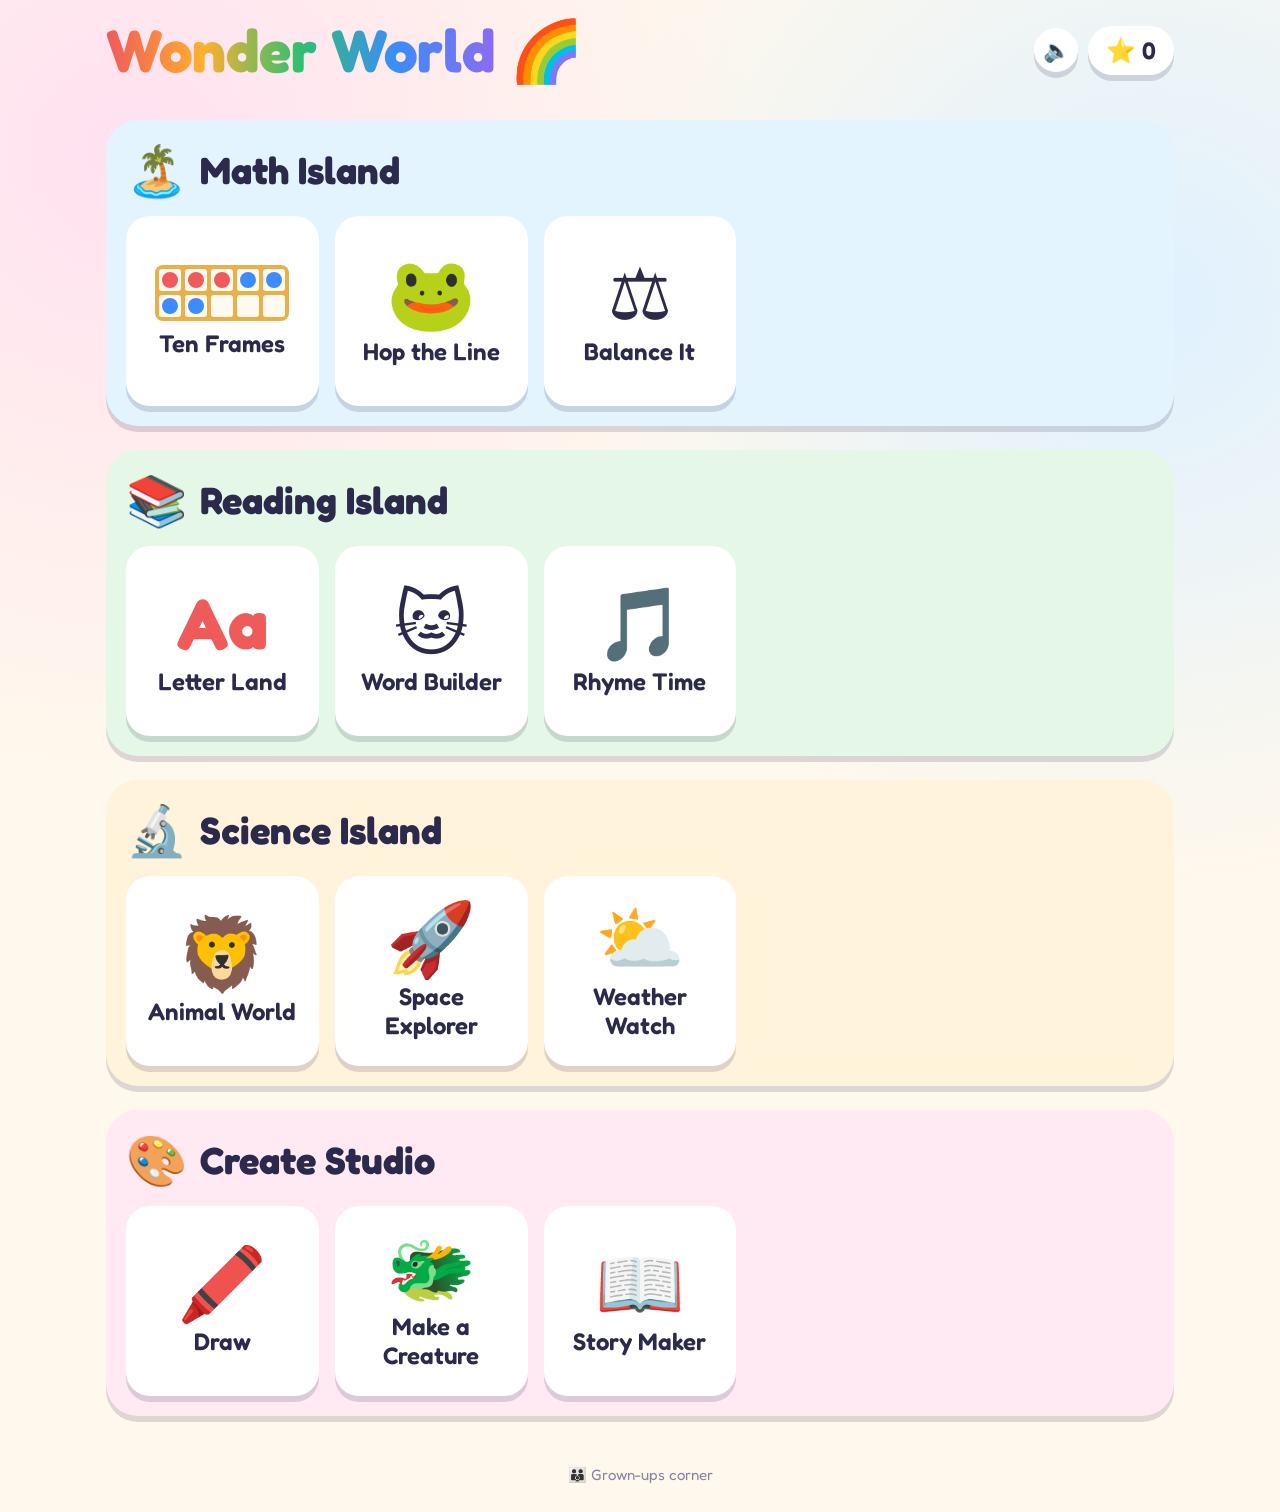
<file: index.html>
<!doctype html>
<html lang="en">
<head>
  <meta charset="utf-8">
  <meta name="viewport" content="width=device-width, initial-scale=1, viewport-fit=cover">
  <link rel="manifest" href="manifest.webmanifest">
  <link rel="icon" href="icons/favicon.png">
  <link rel="apple-touch-icon" href="icons/apple-touch-icon.png">
  <meta name="theme-color" content="#8b6cf0">
  <meta name="mobile-web-app-capable" content="yes">
  <meta name="apple-mobile-web-app-capable" content="yes">
  <meta name="apple-mobile-web-app-title" content="Wonder World">
  <title>Wonder World</title>
  <link rel="preconnect" href="https://fonts.googleapis.com">
  <link rel="preconnect" href="https://fonts.gstatic.com" crossorigin>
  <link href="https://fonts.googleapis.com/css2?family=Fredoka:wght@400;500;600;700&display=swap" rel="stylesheet">
  <link rel="stylesheet" href="css/style.css">
</head>
<body class="home">
  <header class="home-header">
    <div>
      <h1><span class="rainbow">Wonder World</span> 🌈</h1>
      <p class="greeting" id="greeting" hidden></p>
    </div>
    <div class="tools">
      <button class="icon-btn small" id="soundBtn" aria-label="Turn sound off">🔈</button>
      <div class="star-count">⭐ 0</div>
    </div>
  </header>

  <main>
    <section class="island math">
      <h2><span class="emoji">🏝️</span> Math Island</h2>
      <div class="cards">
        <a class="card" href="games/ten-frame/index.html" data-say="Ten Frames">
          <div class="mini-frame" aria-hidden="true">
            <span class="on red"></span><span class="on red"></span><span class="on red"></span><span class="on"></span><span class="on"></span>
            <span class="on"></span><span class="on"></span><span></span><span></span><span></span>
          </div>
          Ten Frames
        </a>
        <a class="card" href="games/hopper/index.html">
          <span class="art">🐸</span>
          Hop the Line
        </a>
        <a class="card" href="games/balance/index.html">
          <span class="art">⚖️</span>
          Balance It
        </a>
      </div>
    </section>

    <section class="island reading">
      <h2><span class="emoji">📚</span> Reading Island</h2>
      <div class="cards">
        <a class="card" href="games/letters/index.html">
          <span class="art letters-art">Aa</span>
          Letter Land
        </a>
        <a class="card" href="games/words/index.html">
          <span class="art">🐱</span>
          Word Builder
        </a>
        <a class="card" href="games/rhyme/index.html">
          <span class="art">🎵</span>
          Rhyme Time
        </a>
      </div>
    </section>

    <section class="island science">
      <h2><span class="emoji">🔬</span> Science Island</h2>
      <div class="cards">
        <a class="card" href="games/animals/index.html">
          <span class="art">🦁</span>
          Animal World
        </a>
        <a class="card" href="games/space/index.html">
          <span class="art">🚀</span>
          Space Explorer
        </a>
        <a class="card" href="games/weather/index.html">
          <span class="art">⛅</span>
          Weather Watch
        </a>
      </div>
    </section>

    <section class="island create">
      <h2><span class="emoji">🎨</span> Create Studio</h2>
      <div class="cards">
        <a class="card" href="games/draw/index.html">
          <span class="art">🖍️</span>
          Draw
        </a>
        <a class="card" href="games/creature/index.html">
          <span class="art">🐲</span>
          Make a Creature
        </a>
        <a class="card" href="games/story/index.html">
          <span class="art">📖</span>
          Story Maker
        </a>
      </div>
    </section>
  </main>

  <footer class="home-footer">
    <a href="parent/index.html">👪 Grown-ups corner</a>
  </footer>

  <script src="js/common/storage.js"></script>
  <script src="js/common/speech.js"></script>
  <script src="js/common/sounds.js"></script>
  <script src="js/common/ui.js"></script>
  <script>
    KW.ui.updateStars();
    KW.ui.bindSoundToggle(document.getElementById('soundBtn'));

    const name = KW.store.get('childName', '');
    if (name) {
      const g = document.getElementById('greeting');
      g.textContent = `Hi, ${name}! 👋`;
      g.hidden = false;
    }

    // "Coming soon" cards just talk back for now.
    document.querySelectorAll('button.card').forEach(card => {
      card.addEventListener('click', () => {
        KW.sound.unlock();
        KW.sound.oops();
        KW.speech.say(card.dataset.say);
      });
    });
  </script>
</body>
</html>
</file>
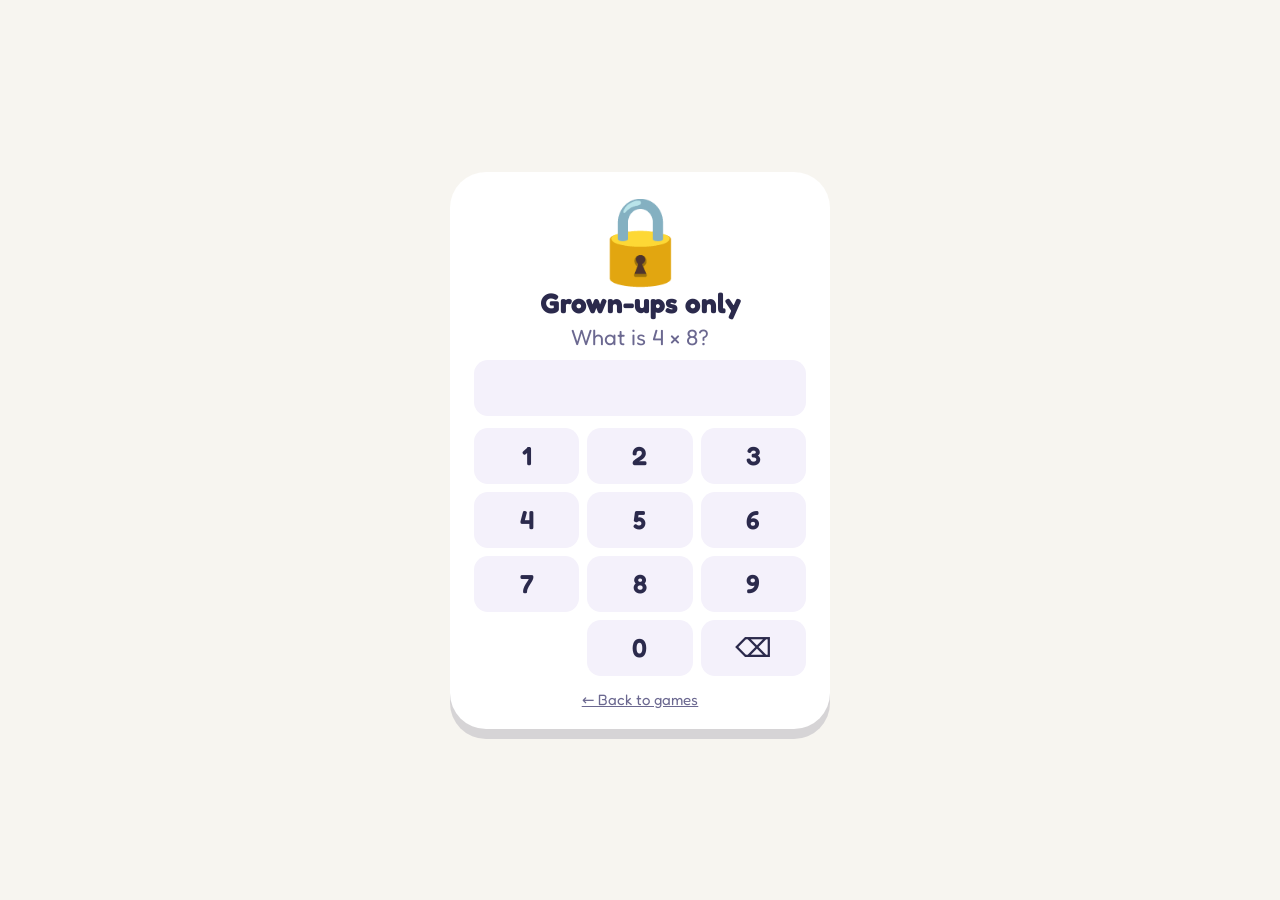
<file: parent/index.html>
<!doctype html>
<html lang="en">
<head>
  <meta charset="utf-8">
  <meta name="viewport" content="width=device-width, initial-scale=1, viewport-fit=cover">
  <link rel="manifest" href="../manifest.webmanifest">
  <link rel="icon" href="../icons/favicon.png">
  <link rel="apple-touch-icon" href="../icons/apple-touch-icon.png">
  <meta name="theme-color" content="#8b6cf0">
  <meta name="mobile-web-app-capable" content="yes">
  <meta name="apple-mobile-web-app-capable" content="yes">
  <meta name="apple-mobile-web-app-title" content="Wonder World">
  <title>Grown-ups Corner</title>
  <link rel="preconnect" href="https://fonts.googleapis.com">
  <link rel="preconnect" href="https://fonts.gstatic.com" crossorigin>
  <link href="https://fonts.googleapis.com/css2?family=Fredoka:wght@400;500;600;700&display=swap" rel="stylesheet">
  <link rel="stylesheet" href="../css/style.css">
  <link rel="stylesheet" href="parent.css">
</head>
<body class="parent" data-no-break>
  <header class="parent-header">
    <a class="icon-btn" href="../index.html" aria-label="Home">🏠</a>
    <h1>👪 Grown-ups Corner</h1>
  </header>

  <main class="parent-main" id="main" hidden>
    <section class="tiles" id="tiles" aria-label="Summary"></section>

    <section class="panel" id="tipsPanel">
      <h2>💡 What to try next</h2>
      <ul class="tips" id="tips"></ul>
    </section>

    <section class="panel">
      <h2>📅 Last 14 days</h2>
      <p class="sub" id="activitySub"></p>
      <div class="chart" id="chart"></div>
      <details class="table-view">
        <summary>Show as a table</summary>
        <table id="activityTable"></table>
      </details>
    </section>

    <section class="panel">
      <h2>🎮 Learning games</h2>
      <p class="sub">The bar shows how often he got it right the first time, with no wrong answers or hints (last 10 tries).</p>
      <div id="games"></div>
    </section>

    <section class="panel">
      <h2>🎨 Create Studio</h2>
      <div class="made" id="made"></div>
    </section>

    <section class="panel">
      <h2>⚙️ Settings</h2>
      <form class="settings" id="settings" onsubmit="return false">
        <label class="row">
          <span>Child's name<small>Shown on the home page and as a hero in Story Maker</small></span>
          <input type="text" id="childName" maxlength="20" autocomplete="off" placeholder="e.g. Leo">
        </label>
        <div class="row">
          <span>Voice speed</span>
          <div class="seg" role="radiogroup" aria-label="Voice speed">
            <label><input type="radio" name="voice" value="normal"> Normal</label>
            <label><input type="radio" name="voice" value="slow"> Slower</label>
          </div>
        </div>
        <div class="row">
          <span>Sound and voice</span>
          <div class="seg" role="radiogroup" aria-label="Sound">
            <label><input type="radio" name="sound" value="on"> On</label>
            <label><input type="radio" name="sound" value="off"> Off</label>
          </div>
        </div>
        <label class="row">
          <span>Break reminder<small>A friendly "time for a break" screen after this much play</small></span>
          <select id="breakMinutes">
            <option value="0">Off</option>
            <option value="15">15 minutes</option>
            <option value="20">20 minutes</option>
            <option value="30">30 minutes</option>
            <option value="45">45 minutes</option>
          </select>
        </label>
        <p class="saved-note" id="savedNote" aria-live="polite"></p>
      </form>
      <div class="danger">
        <div>
          <strong>Start over</strong>
          <small>Clears stars and progress. Drawings and creatures are kept.</small>
        </div>
        <button class="reset-btn" id="resetBtn">Reset progress</button>
      </div>
    </section>

    <section class="panel">
      <h2>🤝 Playing together</h2>
      <ul class="ideas">
        <li><strong>Ask "how do you know?"</strong> after an answer, right or wrong. Explaining is where the thinking happens.</li>
        <li><strong>Ten Frames:</strong> before checking, ask "how many more do we need to make 10?"</li>
        <li><strong>Hop the Line:</strong> on the Guess level, let him say his guess out loud first, then watch the frog together.</li>
        <li><strong>Balance It:</strong> when it tips, ask "which side is heavier? What could we change?"</li>
        <li><strong>Story Maker:</strong> stop on a page and ask what he thinks happens next.</li>
      </ul>
    </section>
  </main>

  <!-- Grown-up check -->
  <div class="overlay gate" id="gate">
    <div class="overlay-card">
      <div class="mascot">🔒</div>
      <h2>Grown-ups only</h2>
      <p class="gate-q" id="gateQ"></p>
      <div class="gate-display" id="gateDisplay" aria-live="polite"></div>
      <div class="pad" id="pad"></div>
      <a class="gate-back" href="../index.html">← Back to games</a>
    </div>
  </div>

  <div class="tooltip" id="tooltip" role="tooltip" hidden></div>

  <script src="../js/common/storage.js"></script>
  <script src="../js/common/catalog.js"></script>
  <script src="../js/common/progress.js"></script>
  <script src="../js/common/speech.js"></script>
  <script src="../js/common/sounds.js"></script>
  <script src="../js/common/ui.js"></script>
  <script src="parent.js"></script>
</body>
</html>
</file>
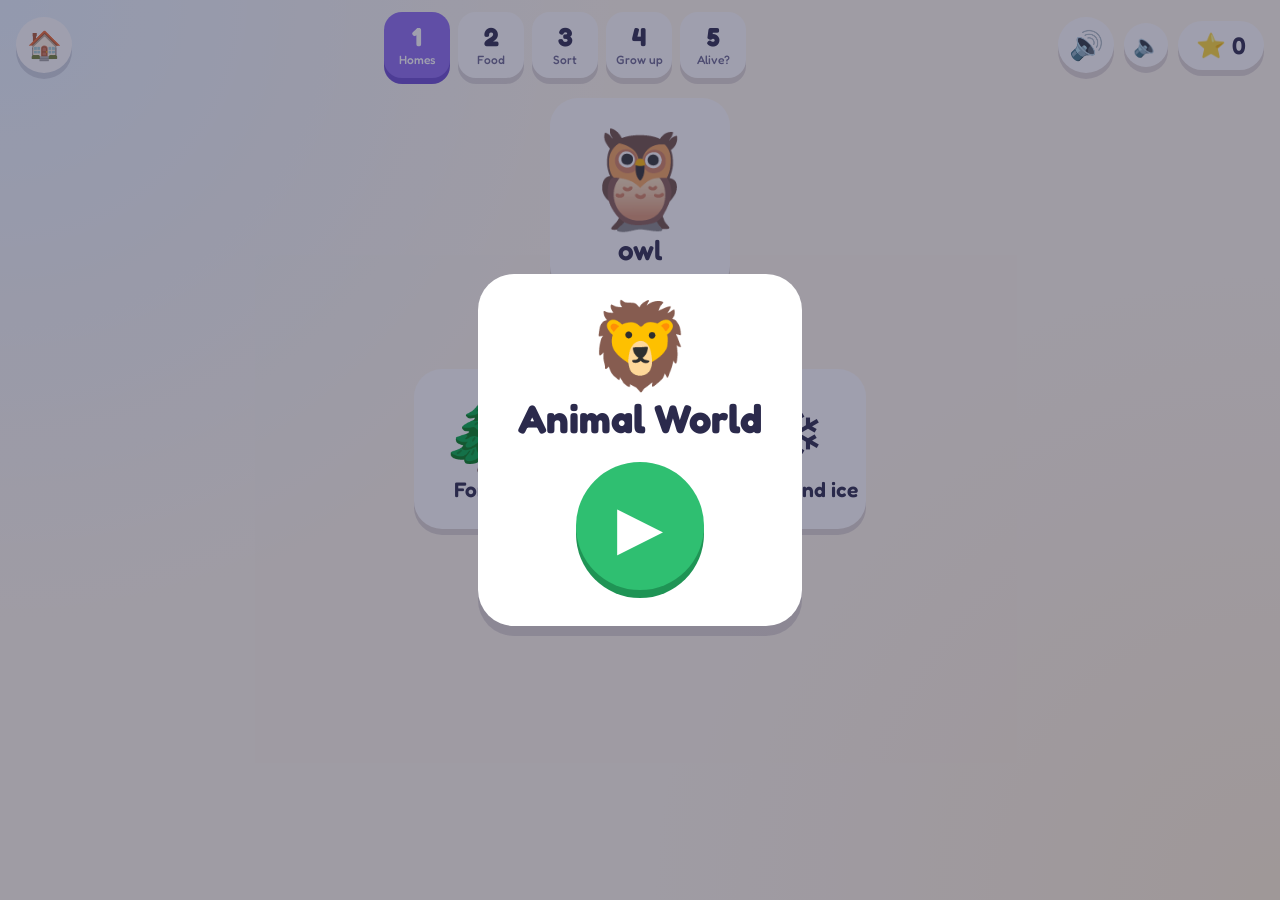
<file: games/animals/index.html>
<!doctype html>
<html lang="en">
<head>
  <meta charset="utf-8">
  <meta name="viewport" content="width=device-width, initial-scale=1, viewport-fit=cover">
  <link rel="manifest" href="../../manifest.webmanifest">
  <link rel="icon" href="../../icons/favicon.png">
  <link rel="apple-touch-icon" href="../../icons/apple-touch-icon.png">
  <meta name="theme-color" content="#8b6cf0">
  <meta name="mobile-web-app-capable" content="yes">
  <meta name="apple-mobile-web-app-capable" content="yes">
  <meta name="apple-mobile-web-app-title" content="Wonder World">
  <title>Animal World</title>
  <link rel="preconnect" href="https://fonts.googleapis.com">
  <link rel="preconnect" href="https://fonts.gstatic.com" crossorigin>
  <link href="https://fonts.googleapis.com/css2?family=Fredoka:wght@400;500;600;700&display=swap" rel="stylesheet">
  <link rel="stylesheet" href="../../css/style.css">
  <link rel="stylesheet" href="../../css/game.css">
  <link rel="stylesheet" href="../../css/quiz.css">
</head>
<body class="game science">
  <header class="topbar">
    <a class="icon-btn" href="../../index.html" aria-label="Home">🏠</a>
    <nav class="levels" id="levels" aria-label="Levels"></nav>
    <div class="topbar-right">
      <button class="icon-btn" id="repeatBtn" aria-label="Say it again">🔊</button>
      <button class="icon-btn small" id="soundBtn" aria-label="Turn sound off">🔈</button>
      <div class="star-count">⭐ 0</div>
    </div>
  </header>

  <main class="stage">
    <section class="q-top" id="top"></section>
    <div class="bubble" id="bubble" aria-live="polite"></div>
    <section class="q-area" id="area"></section>
    <button class="big-btn next" id="nextBtn" aria-label="Next" hidden>➜</button>
  </main>

  <div class="overlay" id="startOverlay">
    <div class="overlay-card">
      <div class="mascot">🦁</div>
      <h1>Animal World</h1>
      <button class="play-btn" id="playBtn" aria-label="Play">▶</button>
    </div>
  </div>

  <script src="../../js/common/storage.js"></script>
  <script src="../../js/common/catalog.js"></script>
  <script src="../../js/common/progress.js"></script>
  <script src="../../js/common/speech.js"></script>
  <script src="../../js/common/sounds.js"></script>
  <script src="../../js/common/ui.js"></script>
  <script src="../../js/common/game.js"></script>
  <script src="../../js/common/quiz.js"></script>
  <script src="animals.js"></script>
</body>
</html>
</file>
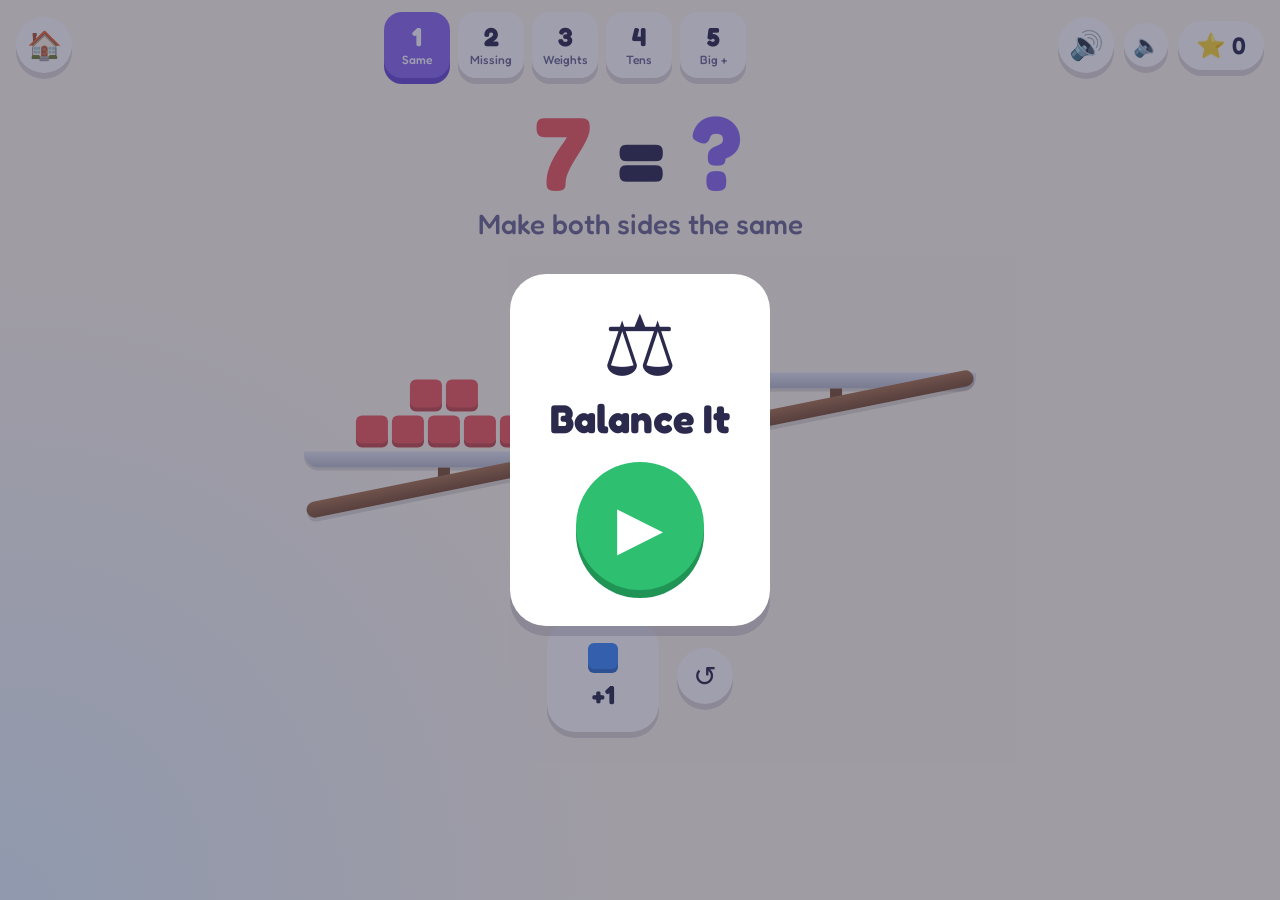
<file: games/balance/index.html>
<!doctype html>
<html lang="en">
<head>
  <meta charset="utf-8">
  <meta name="viewport" content="width=device-width, initial-scale=1, viewport-fit=cover">
  <link rel="manifest" href="../../manifest.webmanifest">
  <link rel="icon" href="../../icons/favicon.png">
  <link rel="apple-touch-icon" href="../../icons/apple-touch-icon.png">
  <meta name="theme-color" content="#8b6cf0">
  <meta name="mobile-web-app-capable" content="yes">
  <meta name="apple-mobile-web-app-capable" content="yes">
  <meta name="apple-mobile-web-app-title" content="Wonder World">
  <title>Balance It</title>
  <link rel="preconnect" href="https://fonts.googleapis.com">
  <link rel="preconnect" href="https://fonts.gstatic.com" crossorigin>
  <link href="https://fonts.googleapis.com/css2?family=Fredoka:wght@400;500;600;700&display=swap" rel="stylesheet">
  <link rel="stylesheet" href="../../css/style.css">
  <link rel="stylesheet" href="../../css/game.css">
  <link rel="stylesheet" href="balance.css">
</head>
<body class="game">
  <header class="topbar">
    <a class="icon-btn" href="../../index.html" aria-label="Home">🏠</a>
    <nav class="levels" id="levels" aria-label="Levels"></nav>
    <div class="topbar-right">
      <button class="icon-btn" id="repeatBtn" aria-label="Say it again">🔊</button>
      <button class="icon-btn small" id="soundBtn" aria-label="Turn sound off">🔈</button>
      <div class="star-count">⭐ 0</div>
    </div>
  </header>

  <main class="stage">
    <section class="prompt">
      <div class="eq" id="eq"></div>
      <div class="bubble" id="bubble" aria-live="polite"></div>
    </section>

    <div class="scale" id="scale">
      <div class="beam-wrap">
        <div class="pan-hang left">
          <div class="pan-items" id="leftItems"></div>
          <div class="plate"></div>
        </div>
        <div class="pan-hang right">
          <div class="pan-items" id="rightItems"></div>
          <div class="plate"></div>
        </div>
        <div class="beam"></div>
        <div class="pivot"></div>
      </div>
      <div class="post"></div>
      <div class="base"></div>
    </div>

    <section class="controls">
      <div class="shelf" id="shelf"></div>
      <section class="choices" id="choices" hidden></section>
      <button class="big-btn next" id="nextBtn" aria-label="Next" hidden>➜</button>
    </section>
  </main>

  <div class="overlay" id="startOverlay">
    <div class="overlay-card">
      <div class="mascot">⚖️</div>
      <h1>Balance It</h1>
      <button class="play-btn" id="playBtn" aria-label="Play">▶</button>
    </div>
  </div>

  <script src="../../js/common/storage.js"></script>
  <script src="../../js/common/catalog.js"></script>
  <script src="../../js/common/progress.js"></script>
  <script src="../../js/common/speech.js"></script>
  <script src="../../js/common/sounds.js"></script>
  <script src="../../js/common/ui.js"></script>
  <script src="../../js/common/game.js"></script>
  <script src="balance.js"></script>
</body>
</html>
</file>
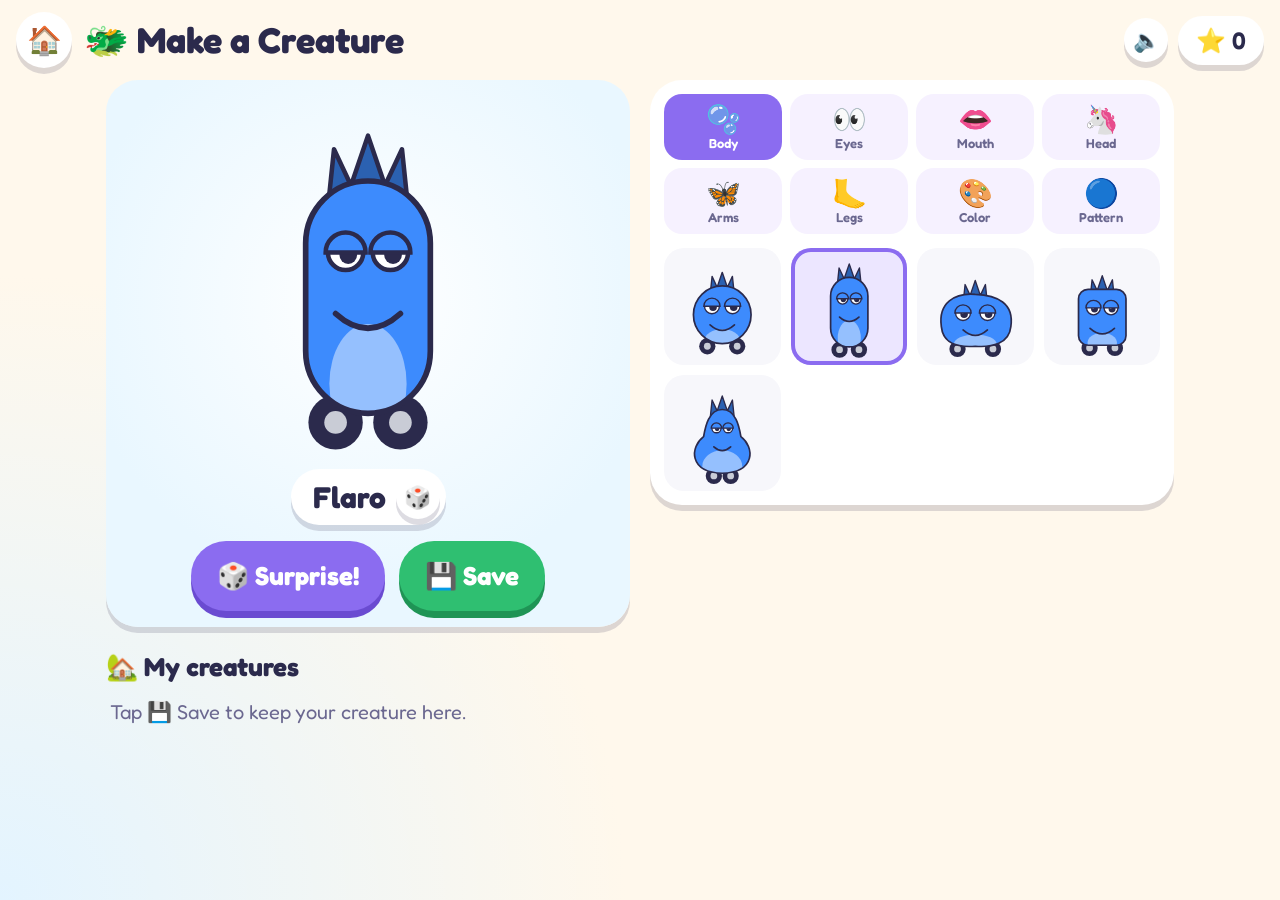
<file: games/creature/index.html>
<!doctype html>
<html lang="en">
<head>
  <meta charset="utf-8">
  <meta name="viewport" content="width=device-width, initial-scale=1, viewport-fit=cover">
  <link rel="manifest" href="../../manifest.webmanifest">
  <link rel="icon" href="../../icons/favicon.png">
  <link rel="apple-touch-icon" href="../../icons/apple-touch-icon.png">
  <meta name="theme-color" content="#8b6cf0">
  <meta name="mobile-web-app-capable" content="yes">
  <meta name="apple-mobile-web-app-capable" content="yes">
  <meta name="apple-mobile-web-app-title" content="Wonder World">
  <title>Make a Creature</title>
  <link rel="preconnect" href="https://fonts.googleapis.com">
  <link rel="preconnect" href="https://fonts.gstatic.com" crossorigin>
  <link href="https://fonts.googleapis.com/css2?family=Fredoka:wght@400;500;600;700&display=swap" rel="stylesheet">
  <link rel="stylesheet" href="../../css/style.css">
  <link rel="stylesheet" href="../../css/game.css">
  <link rel="stylesheet" href="creature.css">
</head>
<body class="game">
  <header class="topbar">
    <a class="icon-btn" href="../../index.html" aria-label="Home">🏠</a>
    <h1 class="page-title">🐲 Make a Creature</h1>
    <div class="topbar-right">
      <button class="icon-btn small" id="soundBtn" aria-label="Turn sound off">🔈</button>
      <div class="star-count">⭐ 0</div>
    </div>
  </header>

  <main class="creature-main">
    <section class="creature-stage">
      <button class="creature-poke" id="poke" aria-label="Say hello"></button>
      <div class="name-plate">
        <span id="name"></span>
        <button class="icon-btn small" id="renameBtn" aria-label="New name">🎲</button>
      </div>
      <div class="stage-actions">
        <button class="act-btn surprise" id="randomBtn">🎲 Surprise!</button>
        <button class="act-btn save" id="saveBtn">💾 Save</button>
      </div>
    </section>

    <section class="parts-panel">
      <nav class="part-tabs" id="tabs"></nav>
      <div class="options" id="options"></div>
    </section>
  </main>

  <section class="my-creatures">
    <h2>🏡 My creatures</h2>
    <div class="creature-strip" id="strip"></div>
  </section>

  <script src="../../js/common/storage.js"></script>
  <script src="../../js/common/catalog.js"></script>
  <script src="../../js/common/progress.js"></script>
  <script src="../../js/common/speech.js"></script>
  <script src="../../js/common/sounds.js"></script>
  <script src="../../js/common/ui.js"></script>
  <script src="../../js/common/creature-art.js"></script>
  <script src="creature.js"></script>
</body>
</html>
</file>
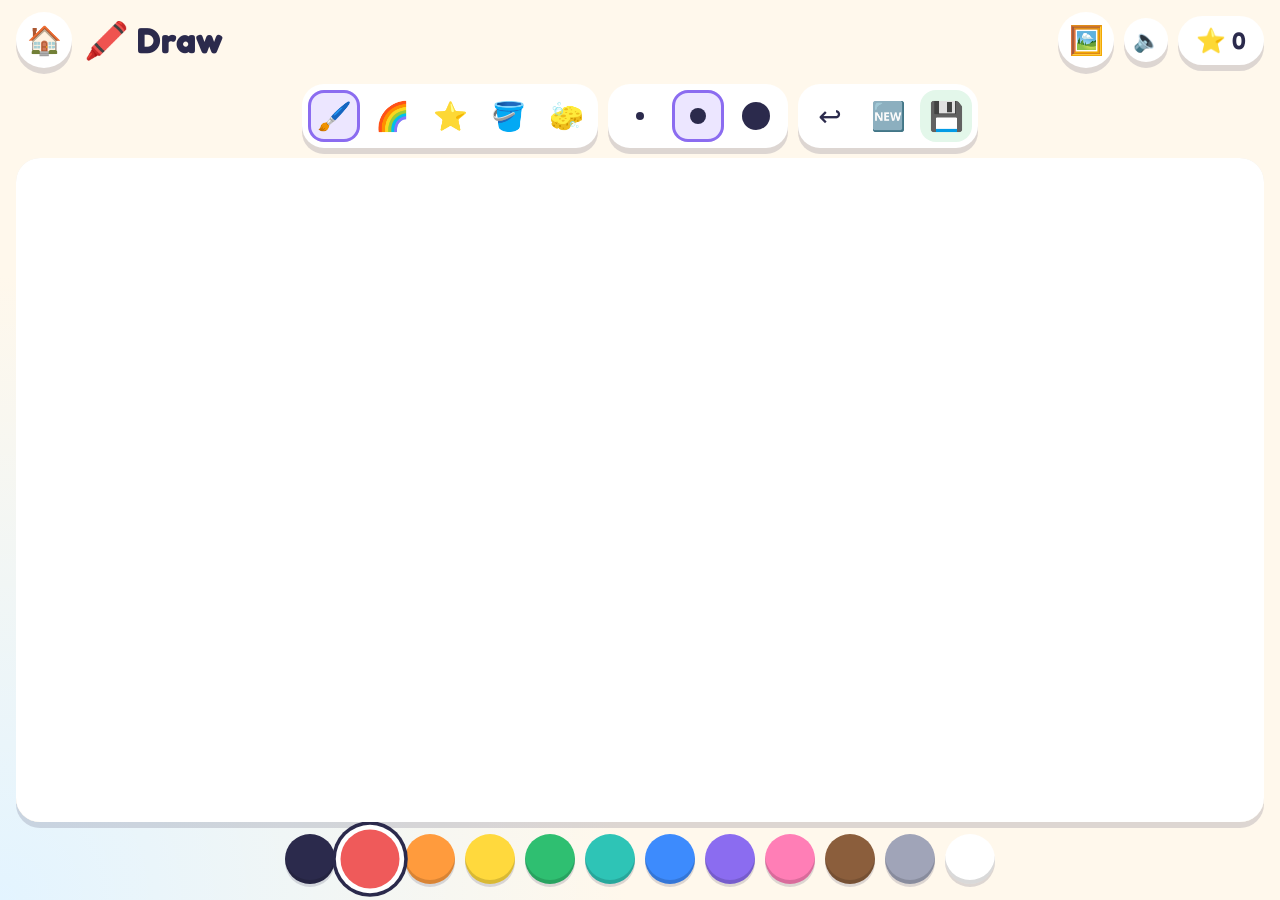
<file: games/draw/index.html>
<!doctype html>
<html lang="en">
<head>
  <meta charset="utf-8">
  <meta name="viewport" content="width=device-width, initial-scale=1, viewport-fit=cover">
  <link rel="manifest" href="../../manifest.webmanifest">
  <link rel="icon" href="../../icons/favicon.png">
  <link rel="apple-touch-icon" href="../../icons/apple-touch-icon.png">
  <meta name="theme-color" content="#8b6cf0">
  <meta name="mobile-web-app-capable" content="yes">
  <meta name="apple-mobile-web-app-capable" content="yes">
  <meta name="apple-mobile-web-app-title" content="Wonder World">
  <title>Draw</title>
  <link rel="preconnect" href="https://fonts.googleapis.com">
  <link rel="preconnect" href="https://fonts.gstatic.com" crossorigin>
  <link href="https://fonts.googleapis.com/css2?family=Fredoka:wght@400;500;600;700&display=swap" rel="stylesheet">
  <link rel="stylesheet" href="../../css/style.css">
  <link rel="stylesheet" href="../../css/game.css">
  <link rel="stylesheet" href="draw.css">
</head>
<body class="game draw-page">
  <header class="topbar">
    <a class="icon-btn" href="../../index.html" aria-label="Home">🏠</a>
    <h1 class="page-title">🖍️ Draw</h1>
    <div class="topbar-right">
      <button class="icon-btn" id="galleryBtn" aria-label="My drawings">🖼️</button>
      <button class="icon-btn small" id="soundBtn" aria-label="Turn sound off">🔈</button>
      <div class="star-count">⭐ 0</div>
    </div>
  </header>

  <div class="toolbar" id="toolbar">
    <div class="tool-group" id="tools">
      <button class="tool active" data-tool="brush" aria-label="Brush">🖌️</button>
      <button class="tool" data-tool="rainbow" aria-label="Rainbow brush">🌈</button>
      <button class="tool" data-tool="stamp" aria-label="Stamps">⭐</button>
      <button class="tool" data-tool="fill" aria-label="Paint bucket">🪣</button>
      <button class="tool" data-tool="eraser" aria-label="Eraser">🧽</button>
    </div>
    <div class="tool-group" id="sizes">
      <button class="size" data-size="0" aria-label="Thin"><span></span></button>
      <button class="size active" data-size="1" aria-label="Medium"><span></span></button>
      <button class="size" data-size="2" aria-label="Thick"><span></span></button>
    </div>
    <div class="tool-group">
      <button class="tool" id="undoBtn" aria-label="Undo">↩️</button>
      <button class="tool" id="clearBtn" aria-label="Start a new picture">🆕</button>
      <button class="tool save" id="saveBtn" aria-label="Save my drawing">💾</button>
    </div>
  </div>

  <main class="canvas-wrap" id="canvasWrap">
    <canvas id="canvas"></canvas>
  </main>

  <div class="palette" id="palette"></div>
  <div class="palette stamps" id="stamps" hidden></div>

  <div class="overlay" id="gallery" hidden>
    <div class="gallery-card">
      <div class="gallery-head">
        <h2>🖼️ My drawings</h2>
        <button class="icon-btn" id="closeGallery" aria-label="Close">✖️</button>
      </div>
      <div class="gallery-grid" id="galleryGrid"></div>
    </div>
  </div>

  <script src="../../js/common/storage.js"></script>
  <script src="../../js/common/catalog.js"></script>
  <script src="../../js/common/progress.js"></script>
  <script src="../../js/common/speech.js"></script>
  <script src="../../js/common/sounds.js"></script>
  <script src="../../js/common/ui.js"></script>
  <script src="draw.js"></script>
</body>
</html>
</file>
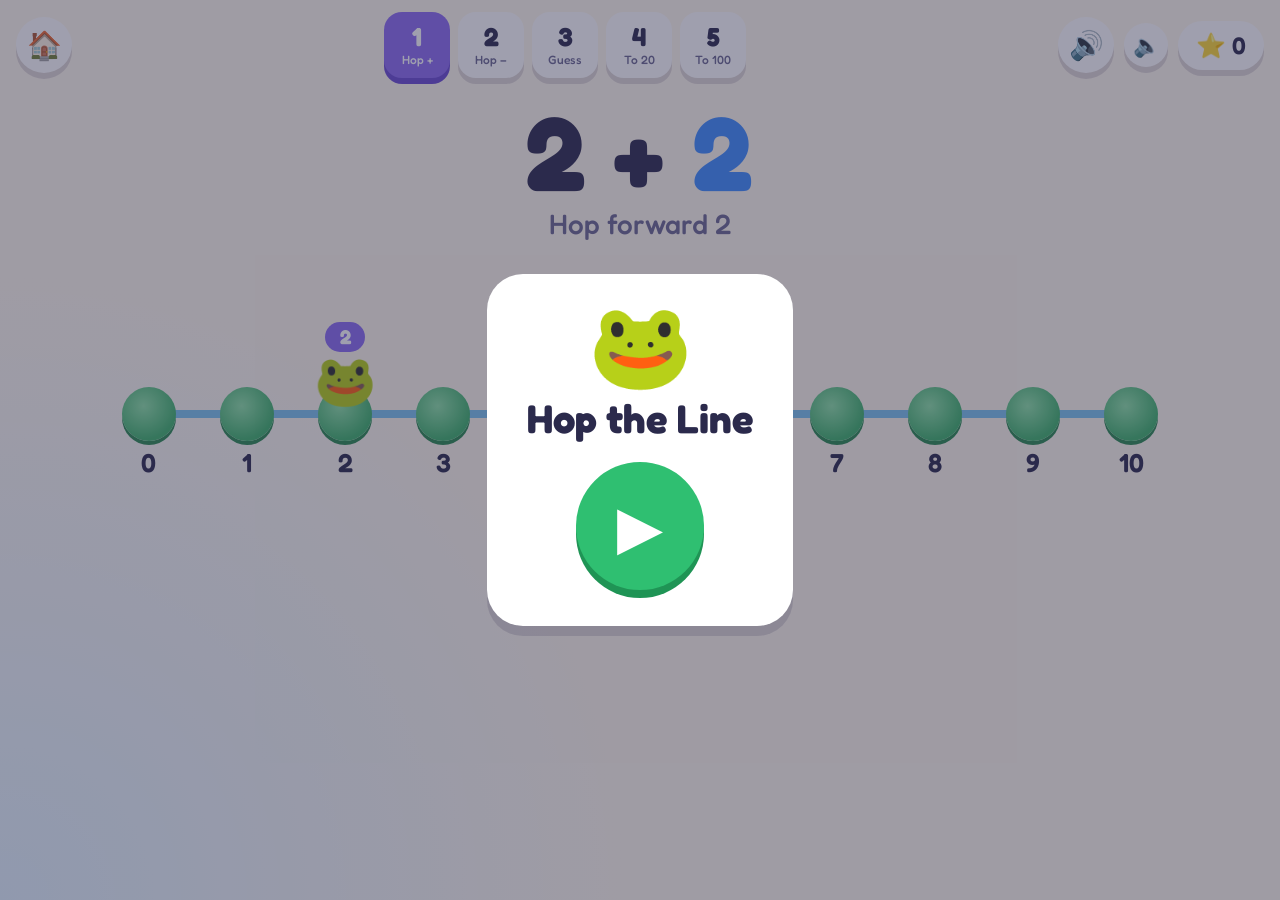
<file: games/hopper/index.html>
<!doctype html>
<html lang="en">
<head>
  <meta charset="utf-8">
  <meta name="viewport" content="width=device-width, initial-scale=1, viewport-fit=cover">
  <link rel="manifest" href="../../manifest.webmanifest">
  <link rel="icon" href="../../icons/favicon.png">
  <link rel="apple-touch-icon" href="../../icons/apple-touch-icon.png">
  <meta name="theme-color" content="#8b6cf0">
  <meta name="mobile-web-app-capable" content="yes">
  <meta name="apple-mobile-web-app-capable" content="yes">
  <meta name="apple-mobile-web-app-title" content="Wonder World">
  <title>Hop the Line</title>
  <link rel="preconnect" href="https://fonts.googleapis.com">
  <link rel="preconnect" href="https://fonts.gstatic.com" crossorigin>
  <link href="https://fonts.googleapis.com/css2?family=Fredoka:wght@400;500;600;700&display=swap" rel="stylesheet">
  <link rel="stylesheet" href="../../css/style.css">
  <link rel="stylesheet" href="../../css/game.css">
  <link rel="stylesheet" href="hopper.css">
</head>
<body class="game">
  <header class="topbar">
    <a class="icon-btn" href="../../index.html" aria-label="Home">🏠</a>
    <nav class="levels" id="levels" aria-label="Levels"></nav>
    <div class="topbar-right">
      <button class="icon-btn" id="repeatBtn" aria-label="Say it again">🔊</button>
      <button class="icon-btn small" id="soundBtn" aria-label="Turn sound off">🔈</button>
      <div class="star-count">⭐ 0</div>
    </div>
  </header>

  <main class="stage">
    <section class="prompt">
      <div class="eq" id="eq"></div>
      <div class="bubble" id="bubble" aria-live="polite"></div>
    </section>

    <div class="line-scroll" id="lineScroll">
      <div class="line" id="line"></div>
    </div>

    <section class="controls">
      <div class="steps" id="steps"></div>
      <section class="choices" id="choices" hidden></section>
      <button class="big-btn next" id="nextBtn" aria-label="Next" hidden>➜</button>
    </section>
  </main>

  <div class="overlay" id="startOverlay">
    <div class="overlay-card">
      <div class="mascot">🐸</div>
      <h1>Hop the Line</h1>
      <button class="play-btn" id="playBtn" aria-label="Play">▶</button>
    </div>
  </div>

  <script src="../../js/common/storage.js"></script>
  <script src="../../js/common/catalog.js"></script>
  <script src="../../js/common/progress.js"></script>
  <script src="../../js/common/speech.js"></script>
  <script src="../../js/common/sounds.js"></script>
  <script src="../../js/common/ui.js"></script>
  <script src="../../js/common/game.js"></script>
  <script src="hopper.js"></script>
</body>
</html>
</file>
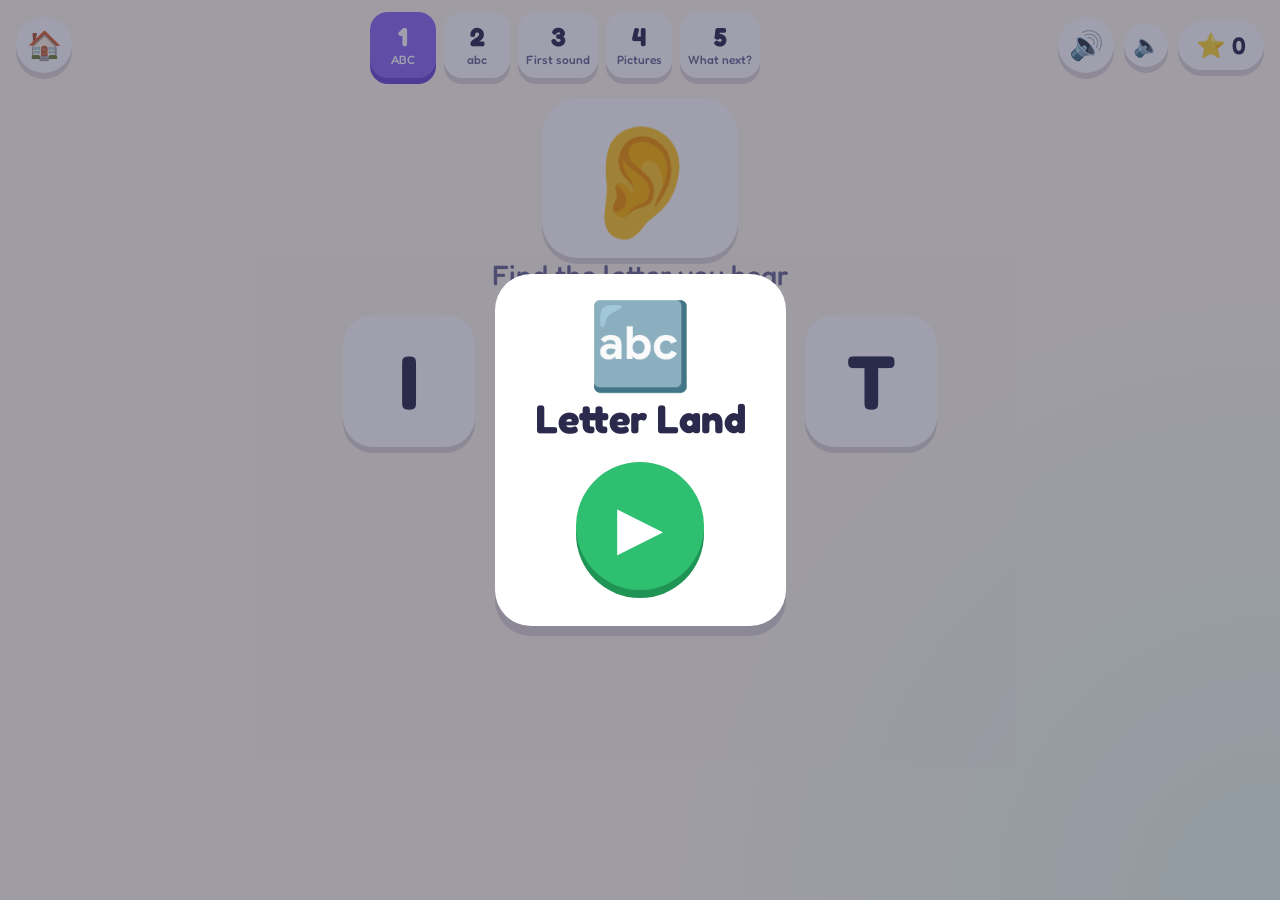
<file: games/letters/index.html>
<!doctype html>
<html lang="en">
<head>
  <meta charset="utf-8">
  <meta name="viewport" content="width=device-width, initial-scale=1, viewport-fit=cover">
  <link rel="manifest" href="../../manifest.webmanifest">
  <link rel="icon" href="../../icons/favicon.png">
  <link rel="apple-touch-icon" href="../../icons/apple-touch-icon.png">
  <meta name="theme-color" content="#8b6cf0">
  <meta name="mobile-web-app-capable" content="yes">
  <meta name="apple-mobile-web-app-capable" content="yes">
  <meta name="apple-mobile-web-app-title" content="Wonder World">
  <title>Letter Land</title>
  <link rel="preconnect" href="https://fonts.googleapis.com">
  <link rel="preconnect" href="https://fonts.gstatic.com" crossorigin>
  <link href="https://fonts.googleapis.com/css2?family=Fredoka:wght@400;500;600;700&display=swap" rel="stylesheet">
  <link rel="stylesheet" href="../../css/style.css">
  <link rel="stylesheet" href="../../css/game.css">
  <link rel="stylesheet" href="../../css/reading.css">
</head>
<body class="game reading">
  <header class="topbar">
    <a class="icon-btn" href="../../index.html" aria-label="Home">🏠</a>
    <nav class="levels" id="levels" aria-label="Levels"></nav>
    <div class="topbar-right">
      <button class="icon-btn" id="repeatBtn" aria-label="Say it again">🔊</button>
      <button class="icon-btn small" id="soundBtn" aria-label="Turn sound off">🔈</button>
      <div class="star-count">⭐ 0</div>
    </div>
  </header>

  <main class="stage">
    <section class="prompt">
      <button class="show" id="show" aria-label="Hear it again"></button>
      <div class="bubble" id="bubble" aria-live="polite"></div>
    </section>
    <section class="choices letter-choices" id="choices"></section>
    <button class="big-btn next" id="nextBtn" aria-label="Next" hidden>➜</button>
  </main>

  <div class="overlay" id="startOverlay">
    <div class="overlay-card">
      <div class="mascot">🔤</div>
      <h1>Letter Land</h1>
      <button class="play-btn" id="playBtn" aria-label="Play">▶</button>
    </div>
  </div>

  <script src="../../js/common/storage.js"></script>
  <script src="../../js/common/catalog.js"></script>
  <script src="../../js/common/progress.js"></script>
  <script src="../../js/common/speech.js"></script>
  <script src="../../js/common/sounds.js"></script>
  <script src="../../js/common/ui.js"></script>
  <script src="../../js/common/game.js"></script>
  <script src="../../js/common/reading-data.js"></script>
  <script src="letters.js"></script>
</body>
</html>
</file>
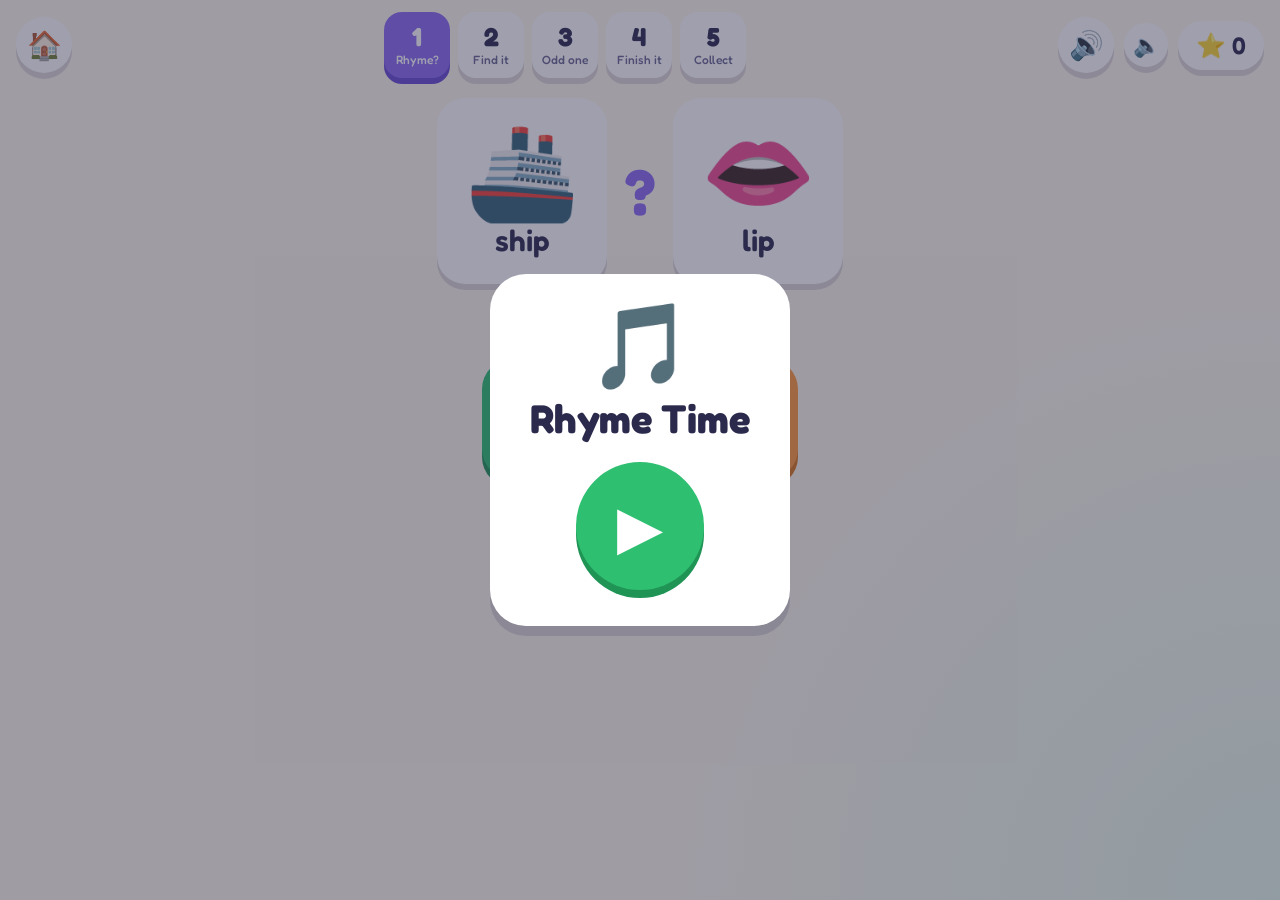
<file: games/rhyme/index.html>
<!doctype html>
<html lang="en">
<head>
  <meta charset="utf-8">
  <meta name="viewport" content="width=device-width, initial-scale=1, viewport-fit=cover">
  <link rel="manifest" href="../../manifest.webmanifest">
  <link rel="icon" href="../../icons/favicon.png">
  <link rel="apple-touch-icon" href="../../icons/apple-touch-icon.png">
  <meta name="theme-color" content="#8b6cf0">
  <meta name="mobile-web-app-capable" content="yes">
  <meta name="apple-mobile-web-app-capable" content="yes">
  <meta name="apple-mobile-web-app-title" content="Wonder World">
  <title>Rhyme Time</title>
  <link rel="preconnect" href="https://fonts.googleapis.com">
  <link rel="preconnect" href="https://fonts.gstatic.com" crossorigin>
  <link href="https://fonts.googleapis.com/css2?family=Fredoka:wght@400;500;600;700&display=swap" rel="stylesheet">
  <link rel="stylesheet" href="../../css/style.css">
  <link rel="stylesheet" href="../../css/game.css">
  <link rel="stylesheet" href="../../css/reading.css">
  <link rel="stylesheet" href="rhyme.css">
</head>
<body class="game reading">
  <header class="topbar">
    <a class="icon-btn" href="../../index.html" aria-label="Home">🏠</a>
    <nav class="levels" id="levels" aria-label="Levels"></nav>
    <div class="topbar-right">
      <button class="icon-btn" id="repeatBtn" aria-label="Say it again">🔊</button>
      <button class="icon-btn small" id="soundBtn" aria-label="Turn sound off">🔈</button>
      <div class="star-count">⭐ 0</div>
    </div>
  </header>

  <main class="stage">
    <section class="rhyme-top" id="top"></section>
    <div class="bubble" id="bubble" aria-live="polite"></div>
    <section class="rhyme-options" id="options"></section>
    <button class="big-btn next" id="nextBtn" aria-label="Next" hidden>➜</button>
  </main>

  <div class="overlay" id="startOverlay">
    <div class="overlay-card">
      <div class="mascot">🎵</div>
      <h1>Rhyme Time</h1>
      <button class="play-btn" id="playBtn" aria-label="Play">▶</button>
    </div>
  </div>

  <script src="../../js/common/storage.js"></script>
  <script src="../../js/common/catalog.js"></script>
  <script src="../../js/common/progress.js"></script>
  <script src="../../js/common/speech.js"></script>
  <script src="../../js/common/sounds.js"></script>
  <script src="../../js/common/ui.js"></script>
  <script src="../../js/common/game.js"></script>
  <script src="../../js/common/reading-data.js"></script>
  <script src="rhyme.js"></script>
</body>
</html>
</file>
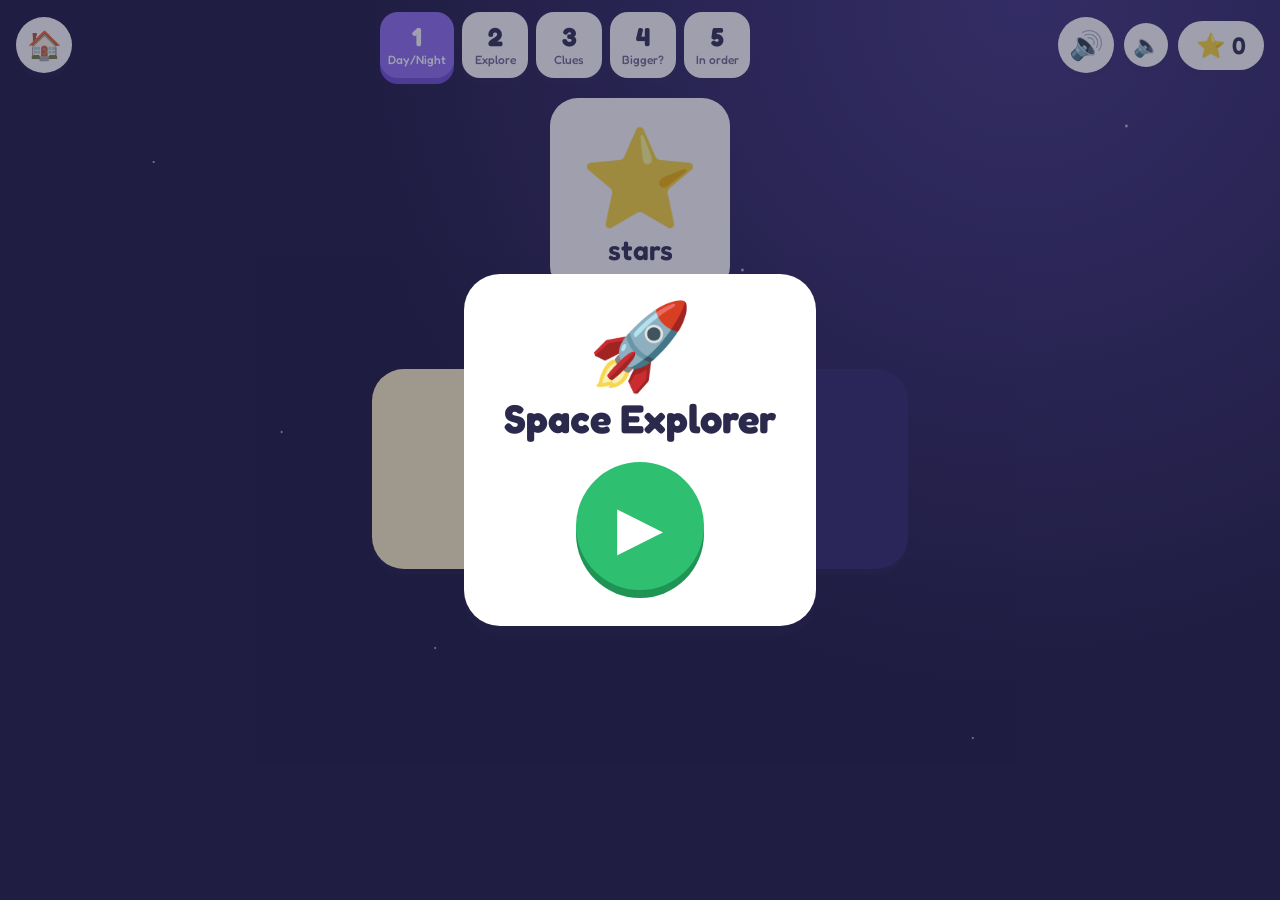
<file: games/space/index.html>
<!doctype html>
<html lang="en">
<head>
  <meta charset="utf-8">
  <meta name="viewport" content="width=device-width, initial-scale=1, viewport-fit=cover">
  <link rel="manifest" href="../../manifest.webmanifest">
  <link rel="icon" href="../../icons/favicon.png">
  <link rel="apple-touch-icon" href="../../icons/apple-touch-icon.png">
  <meta name="theme-color" content="#8b6cf0">
  <meta name="mobile-web-app-capable" content="yes">
  <meta name="apple-mobile-web-app-capable" content="yes">
  <meta name="apple-mobile-web-app-title" content="Wonder World">
  <title>Space Explorer</title>
  <link rel="preconnect" href="https://fonts.googleapis.com">
  <link rel="preconnect" href="https://fonts.gstatic.com" crossorigin>
  <link href="https://fonts.googleapis.com/css2?family=Fredoka:wght@400;500;600;700&display=swap" rel="stylesheet">
  <link rel="stylesheet" href="../../css/style.css">
  <link rel="stylesheet" href="../../css/game.css">
  <link rel="stylesheet" href="../../css/quiz.css">
  <link rel="stylesheet" href="space.css">
</head>
<body class="game science space">
  <header class="topbar">
    <a class="icon-btn" href="../../index.html" aria-label="Home">🏠</a>
    <nav class="levels" id="levels" aria-label="Levels"></nav>
    <div class="topbar-right">
      <button class="icon-btn" id="repeatBtn" aria-label="Say it again">🔊</button>
      <button class="icon-btn small" id="soundBtn" aria-label="Turn sound off">🔈</button>
      <div class="star-count">⭐ 0</div>
    </div>
  </header>

  <main class="stage">
    <section class="q-top" id="top"></section>
    <div class="bubble" id="bubble" aria-live="polite"></div>
    <section class="q-area" id="area"></section>
    <button class="big-btn next" id="nextBtn" aria-label="Next" hidden>➜</button>
  </main>

  <div class="overlay" id="startOverlay">
    <div class="overlay-card">
      <div class="mascot">🚀</div>
      <h1>Space Explorer</h1>
      <button class="play-btn" id="playBtn" aria-label="Play">▶</button>
    </div>
  </div>

  <script src="../../js/common/storage.js"></script>
  <script src="../../js/common/catalog.js"></script>
  <script src="../../js/common/progress.js"></script>
  <script src="../../js/common/speech.js"></script>
  <script src="../../js/common/sounds.js"></script>
  <script src="../../js/common/ui.js"></script>
  <script src="../../js/common/game.js"></script>
  <script src="../../js/common/quiz.js"></script>
  <script src="space.js"></script>
</body>
</html>
</file>
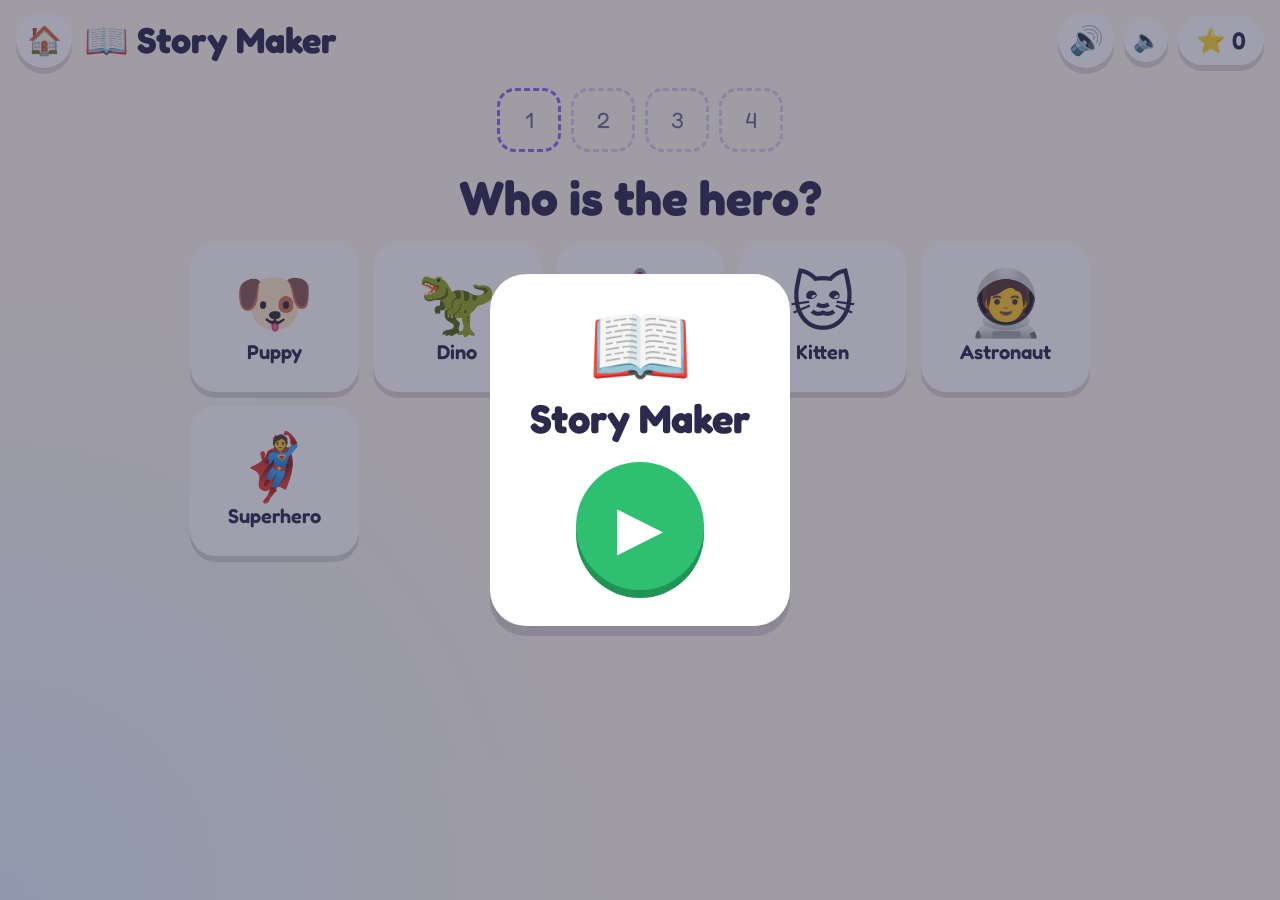
<file: games/story/index.html>
<!doctype html>
<html lang="en">
<head>
  <meta charset="utf-8">
  <meta name="viewport" content="width=device-width, initial-scale=1, viewport-fit=cover">
  <link rel="manifest" href="../../manifest.webmanifest">
  <link rel="icon" href="../../icons/favicon.png">
  <link rel="apple-touch-icon" href="../../icons/apple-touch-icon.png">
  <meta name="theme-color" content="#8b6cf0">
  <meta name="mobile-web-app-capable" content="yes">
  <meta name="apple-mobile-web-app-capable" content="yes">
  <meta name="apple-mobile-web-app-title" content="Wonder World">
  <title>Story Maker</title>
  <link rel="preconnect" href="https://fonts.googleapis.com">
  <link rel="preconnect" href="https://fonts.gstatic.com" crossorigin>
  <link href="https://fonts.googleapis.com/css2?family=Fredoka:wght@400;500;600;700&display=swap" rel="stylesheet">
  <link rel="stylesheet" href="../../css/style.css">
  <link rel="stylesheet" href="../../css/game.css">
  <link rel="stylesheet" href="story.css">
</head>
<body class="game">
  <header class="topbar">
    <a class="icon-btn" href="../../index.html" aria-label="Home">🏠</a>
    <h1 class="page-title">📖 Story Maker</h1>
    <div class="topbar-right">
      <button class="icon-btn" id="repeatBtn" aria-label="Say it again">🔊</button>
      <button class="icon-btn small" id="soundBtn" aria-label="Turn sound off">🔈</button>
      <div class="star-count">⭐ 0</div>
    </div>
  </header>

  <main class="stage">
    <!-- Step 1–4: choose the pieces of the story -->
    <section class="builder" id="builder">
      <div class="picked" id="picked"></div>
      <h2 class="question" id="question"></h2>
      <div class="cards-grid" id="choices"></div>
      <div class="builder-nav">
        <button class="icon-btn" id="backBtn" aria-label="Back">⬅️</button>
        <button class="big-btn tell" id="tellBtn" hidden>📖 Tell my story!</button>
      </div>
    </section>

    <!-- The picture book -->
    <section class="book" id="book" hidden>
      <div class="scene" id="scene"></div>
      <p class="page-text" id="pageText"></p>
      <div class="book-nav">
        <button class="icon-btn" id="prevBtn" aria-label="Previous page">⬅️</button>
        <span class="page-dots" id="dots"></span>
        <button class="big-btn next" id="nextPageBtn" aria-label="Next page">➜</button>
      </div>
      <div class="book-end" id="bookEnd" hidden>
        <button class="act-btn again" id="againBtn">🔁 Read again</button>
        <button class="act-btn new" id="newBtn">✨ New story</button>
      </div>
    </section>
  </main>

  <div class="overlay" id="startOverlay">
    <div class="overlay-card">
      <div class="mascot">📖</div>
      <h1>Story Maker</h1>
      <button class="play-btn" id="playBtn" aria-label="Play">▶</button>
    </div>
  </div>

  <script src="../../js/common/storage.js"></script>
  <script src="../../js/common/catalog.js"></script>
  <script src="../../js/common/progress.js"></script>
  <script src="../../js/common/speech.js"></script>
  <script src="../../js/common/sounds.js"></script>
  <script src="../../js/common/ui.js"></script>
  <script src="../../js/common/game.js"></script>
  <script src="../../js/common/creature-art.js"></script>
  <script src="story.js"></script>
</body>
</html>
</file>
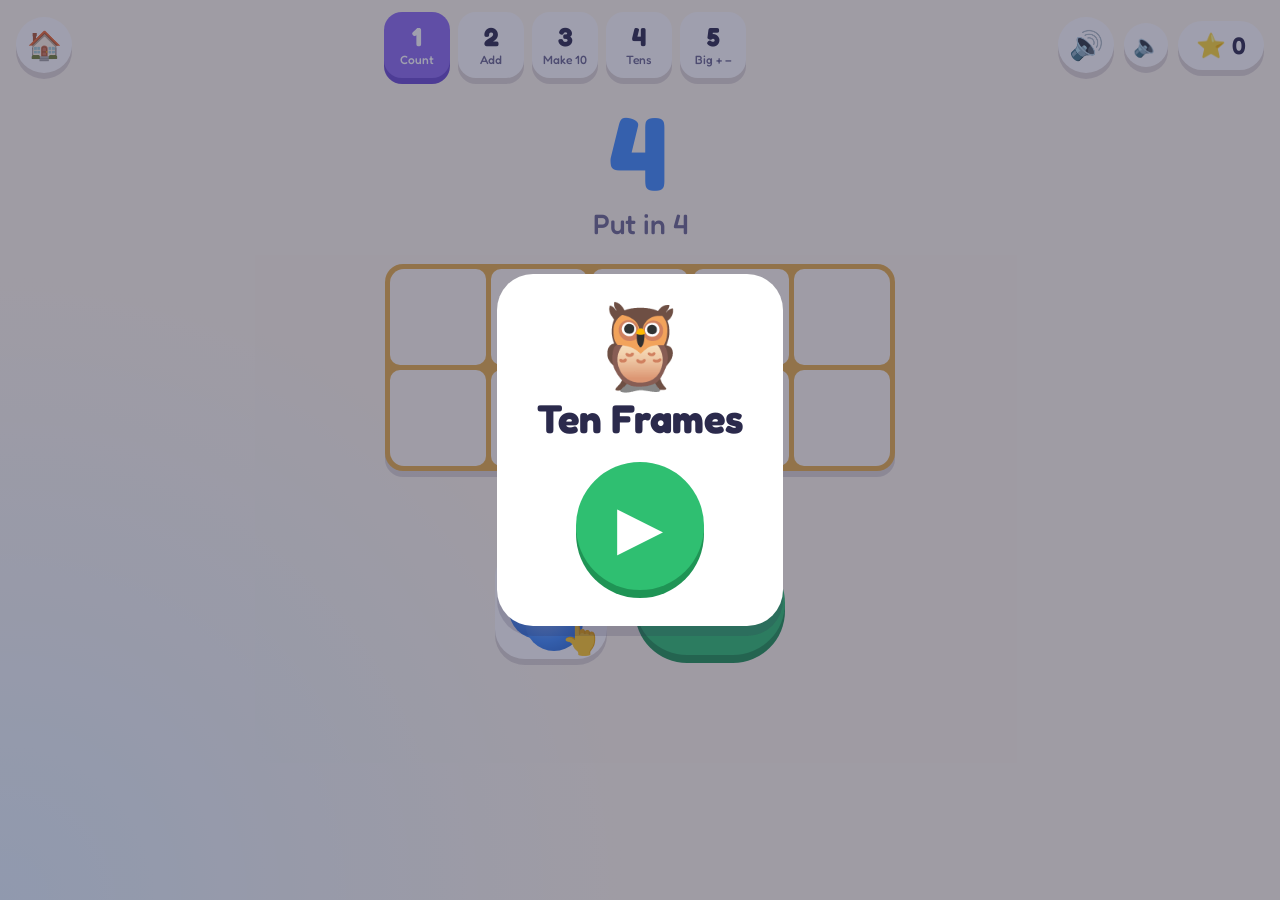
<file: games/ten-frame/index.html>
<!doctype html>
<html lang="en">
<head>
  <meta charset="utf-8">
  <meta name="viewport" content="width=device-width, initial-scale=1, viewport-fit=cover">
  <link rel="manifest" href="../../manifest.webmanifest">
  <link rel="icon" href="../../icons/favicon.png">
  <link rel="apple-touch-icon" href="../../icons/apple-touch-icon.png">
  <meta name="theme-color" content="#8b6cf0">
  <meta name="mobile-web-app-capable" content="yes">
  <meta name="apple-mobile-web-app-capable" content="yes">
  <meta name="apple-mobile-web-app-title" content="Wonder World">
  <title>Ten Frames</title>
  <link rel="preconnect" href="https://fonts.googleapis.com">
  <link rel="preconnect" href="https://fonts.gstatic.com" crossorigin>
  <link href="https://fonts.googleapis.com/css2?family=Fredoka:wght@400;500;600;700&display=swap" rel="stylesheet">
  <link rel="stylesheet" href="../../css/style.css">
  <link rel="stylesheet" href="../../css/game.css">
  <link rel="stylesheet" href="ten-frame.css">
</head>
<body class="game">
  <header class="topbar">
    <a class="icon-btn" href="../../index.html" aria-label="Home">🏠</a>
    <nav class="levels" id="levels" aria-label="Levels"></nav>
    <div class="topbar-right">
      <button class="icon-btn" id="repeatBtn" aria-label="Say it again">🔊</button>
      <button class="icon-btn small" id="soundBtn" aria-label="Turn sound off">🔈</button>
      <div class="star-count">⭐ 0</div>
    </div>
  </header>

  <main class="stage">
    <section class="prompt">
      <div class="eq" id="eq"></div>
      <div class="bubble" id="bubble" aria-live="polite"></div>
    </section>

    <section class="board" id="board"></section>
    <div class="readout" id="readout"></div>

    <section class="controls" id="controls">
      <div class="tray" id="tray" role="button" tabindex="0" aria-label="Add a counter">
        <span class="counter blue t1"></span>
        <span class="counter blue t2"></span>
        <span class="counter blue t3"></span>
        <span class="hand">👆</span>
      </div>
      <button class="big-btn check" id="checkBtn" aria-label="Check">✔</button>
      <button class="big-btn next" id="nextBtn" aria-label="Next" hidden>➜</button>
    </section>

    <section class="choices" id="choices" hidden></section>
  </main>

  <div class="overlay" id="startOverlay">
    <div class="overlay-card">
      <div class="mascot">🦉</div>
      <h1>Ten Frames</h1>
      <button class="play-btn" id="playBtn" aria-label="Play">▶</button>
    </div>
  </div>

  <script src="../../js/common/storage.js"></script>
  <script src="../../js/common/catalog.js"></script>
  <script src="../../js/common/progress.js"></script>
  <script src="../../js/common/speech.js"></script>
  <script src="../../js/common/sounds.js"></script>
  <script src="../../js/common/ui.js"></script>
  <script src="../../js/common/game.js"></script>
  <script src="ten-frame.js"></script>
</body>
</html>
</file>
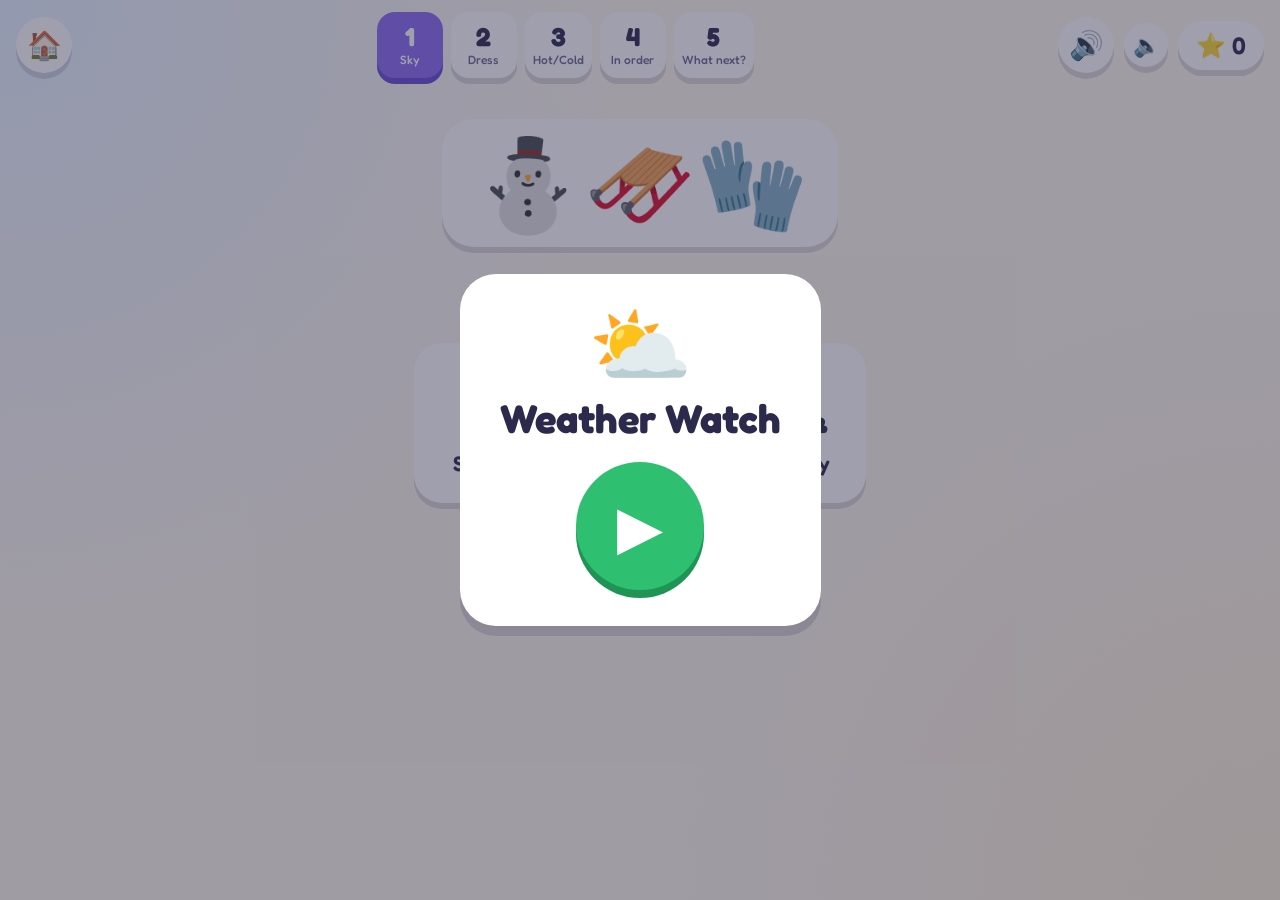
<file: games/weather/index.html>
<!doctype html>
<html lang="en">
<head>
  <meta charset="utf-8">
  <meta name="viewport" content="width=device-width, initial-scale=1, viewport-fit=cover">
  <link rel="manifest" href="../../manifest.webmanifest">
  <link rel="icon" href="../../icons/favicon.png">
  <link rel="apple-touch-icon" href="../../icons/apple-touch-icon.png">
  <meta name="theme-color" content="#8b6cf0">
  <meta name="mobile-web-app-capable" content="yes">
  <meta name="apple-mobile-web-app-capable" content="yes">
  <meta name="apple-mobile-web-app-title" content="Wonder World">
  <title>Weather Watch</title>
  <link rel="preconnect" href="https://fonts.googleapis.com">
  <link rel="preconnect" href="https://fonts.gstatic.com" crossorigin>
  <link href="https://fonts.googleapis.com/css2?family=Fredoka:wght@400;500;600;700&display=swap" rel="stylesheet">
  <link rel="stylesheet" href="../../css/style.css">
  <link rel="stylesheet" href="../../css/game.css">
  <link rel="stylesheet" href="../../css/quiz.css">
</head>
<body class="game science weather">
  <header class="topbar">
    <a class="icon-btn" href="../../index.html" aria-label="Home">🏠</a>
    <nav class="levels" id="levels" aria-label="Levels"></nav>
    <div class="topbar-right">
      <button class="icon-btn" id="repeatBtn" aria-label="Say it again">🔊</button>
      <button class="icon-btn small" id="soundBtn" aria-label="Turn sound off">🔈</button>
      <div class="star-count">⭐ 0</div>
    </div>
  </header>

  <main class="stage">
    <section class="q-top" id="top"></section>
    <div class="bubble" id="bubble" aria-live="polite"></div>
    <section class="q-area" id="area"></section>
    <button class="big-btn next" id="nextBtn" aria-label="Next" hidden>➜</button>
  </main>

  <div class="overlay" id="startOverlay">
    <div class="overlay-card">
      <div class="mascot">⛅</div>
      <h1>Weather Watch</h1>
      <button class="play-btn" id="playBtn" aria-label="Play">▶</button>
    </div>
  </div>

  <script src="../../js/common/storage.js"></script>
  <script src="../../js/common/catalog.js"></script>
  <script src="../../js/common/progress.js"></script>
  <script src="../../js/common/speech.js"></script>
  <script src="../../js/common/sounds.js"></script>
  <script src="../../js/common/ui.js"></script>
  <script src="../../js/common/game.js"></script>
  <script src="../../js/common/quiz.js"></script>
  <script src="weather.js"></script>
</body>
</html>
</file>
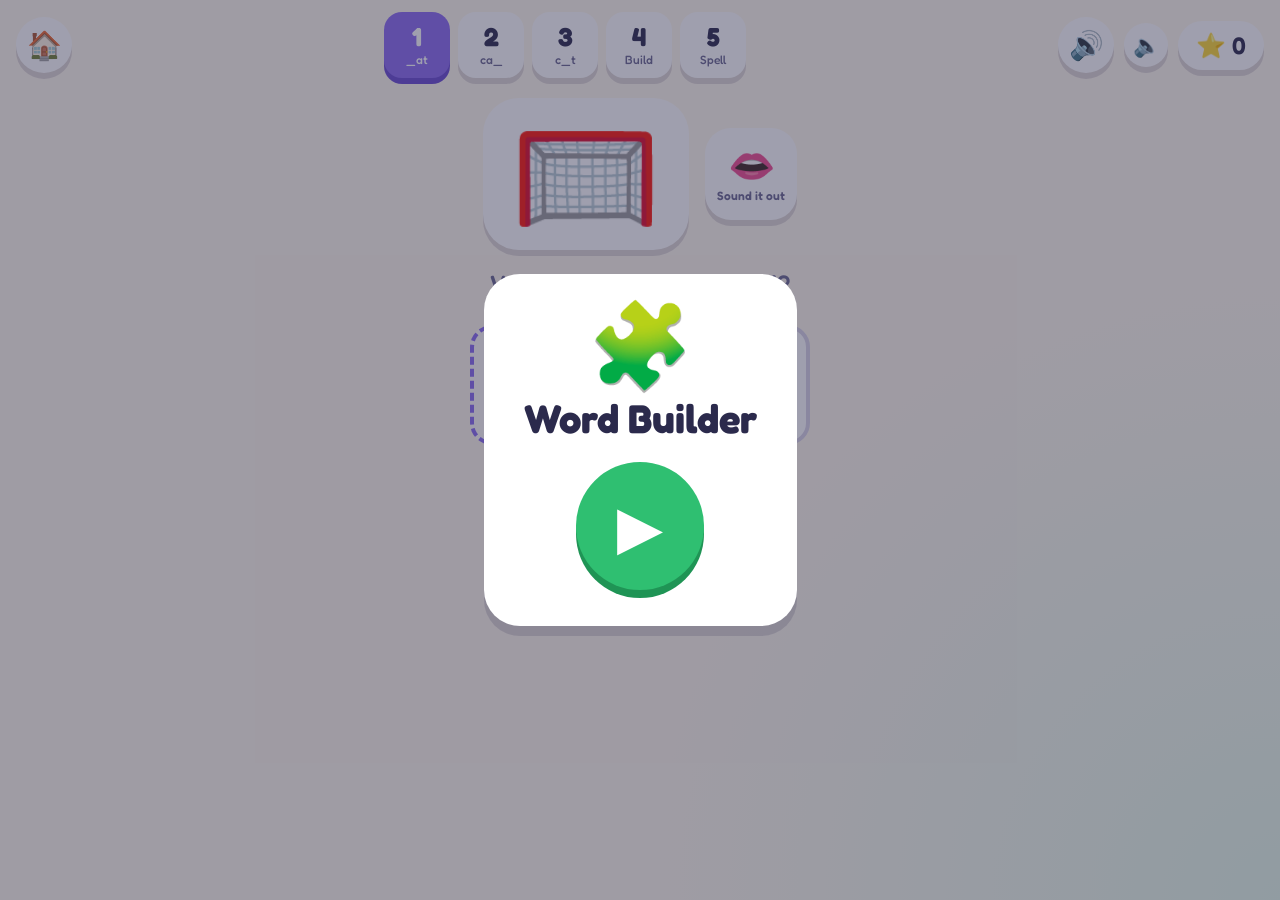
<file: games/words/index.html>
<!doctype html>
<html lang="en">
<head>
  <meta charset="utf-8">
  <meta name="viewport" content="width=device-width, initial-scale=1, viewport-fit=cover">
  <link rel="manifest" href="../../manifest.webmanifest">
  <link rel="icon" href="../../icons/favicon.png">
  <link rel="apple-touch-icon" href="../../icons/apple-touch-icon.png">
  <meta name="theme-color" content="#8b6cf0">
  <meta name="mobile-web-app-capable" content="yes">
  <meta name="apple-mobile-web-app-capable" content="yes">
  <meta name="apple-mobile-web-app-title" content="Wonder World">
  <title>Word Builder</title>
  <link rel="preconnect" href="https://fonts.googleapis.com">
  <link rel="preconnect" href="https://fonts.gstatic.com" crossorigin>
  <link href="https://fonts.googleapis.com/css2?family=Fredoka:wght@400;500;600;700&display=swap" rel="stylesheet">
  <link rel="stylesheet" href="../../css/style.css">
  <link rel="stylesheet" href="../../css/game.css">
  <link rel="stylesheet" href="../../css/reading.css">
  <link rel="stylesheet" href="words.css">
</head>
<body class="game reading">
  <header class="topbar">
    <a class="icon-btn" href="../../index.html" aria-label="Home">🏠</a>
    <nav class="levels" id="levels" aria-label="Levels"></nav>
    <div class="topbar-right">
      <button class="icon-btn" id="repeatBtn" aria-label="Say it again">🔊</button>
      <button class="icon-btn small" id="soundBtn" aria-label="Turn sound off">🔈</button>
      <div class="star-count">⭐ 0</div>
    </div>
  </header>

  <main class="stage">
    <section class="prompt picture-row">
      <button class="show" id="show" aria-label="Say the word"></button>
      <button class="sound-out" id="soundOutBtn" aria-label="Sound it out">👄<small>Sound it out</small></button>
    </section>
    <div class="bubble" id="bubble" aria-live="polite"></div>
    <section class="slots" id="slots"></section>
    <section class="tiles" id="tiles"></section>
    <button class="big-btn next" id="nextBtn" aria-label="Next" hidden>➜</button>
  </main>

  <div class="overlay" id="startOverlay">
    <div class="overlay-card">
      <div class="mascot">🧩</div>
      <h1>Word Builder</h1>
      <button class="play-btn" id="playBtn" aria-label="Play">▶</button>
    </div>
  </div>

  <script src="../../js/common/storage.js"></script>
  <script src="../../js/common/catalog.js"></script>
  <script src="../../js/common/progress.js"></script>
  <script src="../../js/common/speech.js"></script>
  <script src="../../js/common/sounds.js"></script>
  <script src="../../js/common/ui.js"></script>
  <script src="../../js/common/game.js"></script>
  <script src="../../js/common/reading-data.js"></script>
  <script src="words.js"></script>
</body>
</html>
</file>
<file: css/style.css>
/* ---------- Shared look for the whole site ---------- */
:root {
  --bg: #fff8ec;
  --bg-2: #ffeccc;
  --ink: #2b2a4c;
  --ink-soft: #6b6890;
  --card: #ffffff;
  --red: #ef5a5a;
  --red-dark: #c63d3d;
  --blue: #3d8bfd;
  --blue-dark: #2563c9;
  --green: #2fbf71;
  --green-dark: #1f9455;
  --yellow: #ffc93c;
  --orange: #ff9b3d;
  --orange-dark: #d9771b;
  --purple: #8b6cf0;
  --purple-dark: #6a4bd1;
  --frame: #fffaf0;
  --frame-line: #e8b04a;
  --shadow-color: rgba(43, 42, 76, 0.16);
  --shadow: 0 6px 0 var(--shadow-color);
  --radius: 24px;
  --font: "Fredoka", "Baloo 2", system-ui, -apple-system, "Segoe UI", Roboto, sans-serif;
}

* { box-sizing: border-box; }
[hidden] { display: none !important; }

html, body { margin: 0; }

body {
  font-family: var(--font);
  color: var(--ink);
  background: var(--bg);
  min-height: 100vh;
  touch-action: manipulation;
  -webkit-tap-highlight-color: transparent;
  user-select: none;
  -webkit-user-select: none;
  overflow-x: clip;
}
html { overflow-x: clip; }

button { font: inherit; color: inherit; border: 0; background: none; cursor: pointer; padding: 0; }
button:focus-visible, a:focus-visible { outline: 4px solid var(--purple); outline-offset: 3px; }

.icon-btn {
  width: 56px; height: 56px; flex: none;
  border-radius: 50%;
  background: var(--card);
  box-shadow: var(--shadow);
  font-size: 28px;
  display: grid; place-items: center;
  text-decoration: none;
  transition: transform .08s;
}
.icon-btn.small { width: 44px; height: 44px; font-size: 22px; }
.icon-btn:active { transform: translateY(4px); box-shadow: 0 2px 0 var(--shadow-color); }

.star-count {
  flex: none;
  background: var(--card);
  box-shadow: var(--shadow);
  border-radius: 999px;
  padding: 10px 18px;
  font-size: 24px;
  font-weight: 600;
  white-space: nowrap;
}

/* ---------- Overlays (Play screen, break reminder) ---------- */
.overlay {
  position: fixed; inset: 0; z-index: 80;
  display: grid; place-items: center;
  background: rgba(43, 42, 76, .45);
  padding: 16px;
}
.overlay-card {
  background: var(--card);
  border-radius: 36px;
  padding: 28px 40px 36px;
  text-align: center;
  box-shadow: 0 10px 0 var(--shadow-color);
}
.overlay-card .mascot { font-size: 84px; line-height: 1; }
.overlay-card h1 { margin: 8px 0 20px; font-size: 40px; }
.break-overlay { z-index: 90; background: rgba(27, 20, 64, .7); }
.break-text { font-size: 24px; margin: 0 0 22px; color: var(--ink-soft); }
.break-ok {
  height: 70px; padding: 0 30px; border-radius: 35px;
  background: var(--purple); color: #fff;
  font-size: 26px; font-weight: 700;
  box-shadow: 0 7px 0 var(--purple-dark);
}

/* ---------- Confetti ---------- */
.confetti-piece {
  position: fixed;
  z-index: 100;
  pointer-events: none;
  font-size: 34px;
  animation: confetti 1.5s ease-out forwards;
}
@keyframes confetti {
  from { transform: translate(0, 0) rotate(0) scale(.5); opacity: 1; }
  to   { transform: translate(var(--dx), var(--dy)) rotate(var(--rot)) scale(1.1); opacity: 0; }
}

/* ---------- Home page ---------- */
.home {
  background:
    radial-gradient(circle at 10% 10%, #ffe1f0 0, transparent 35%),
    radial-gradient(circle at 90% 20%, #dff1ff 0, transparent 35%),
    var(--bg);
}

.home-header {
  display: flex; align-items: center; justify-content: space-between; gap: 12px;
  padding: 20px 16px 8px;
  max-width: 1100px; margin: 0 auto;
}
.home-header h1 {
  margin: 0;
  font-size: clamp(34px, 7vw, 60px);
  font-weight: 700;
  line-height: 1;
}
.home-header h1 .rainbow {
  background: linear-gradient(90deg, #ef5a5a, #ffb02e, #2fbf71, #3d8bfd, #8b6cf0);
  -webkit-background-clip: text; background-clip: text;
  color: transparent;
}
.greeting { margin: 6px 0 0; font-size: clamp(20px, 4vw, 28px); font-weight: 600; color: var(--ink-soft); }
.home-footer { text-align: center; padding: 0 16px 28px; }
.home-footer a { color: var(--ink-soft); font-size: 15px; text-decoration: none; opacity: .8; }
.home-header .tools { display: flex; gap: 10px; align-items: center; }

.home main { max-width: 1100px; margin: 0 auto; padding: 8px 16px 48px; }

.island {
  margin-top: 24px;
  border-radius: 32px;
  padding: 20px;
  box-shadow: var(--shadow);
}
.island.math   { background: #e3f4ff; }
.island.create { background: #ffe9f3; }
.island.reading { background: #e5f8e8; }
.island.science { background: #fff3dc; }
.card .letters-art { font-size: 64px; font-weight: 700; color: var(--red); }
.island h2 {
  margin: 0 0 16px;
  font-size: clamp(26px, 5vw, 38px);
  display: flex; align-items: center; gap: 12px;
}
.island h2 .emoji { font-size: 1.3em; }

.cards {
  display: grid;
  grid-template-columns: repeat(auto-fill, minmax(170px, 1fr));
  gap: 16px;
}

.card {
  position: relative;
  display: flex; flex-direction: column; align-items: center; justify-content: center;
  gap: 8px;
  min-height: 190px;
  padding: 16px;
  border-radius: var(--radius);
  background: var(--card);
  box-shadow: var(--shadow);
  text-decoration: none;
  color: var(--ink);
  font-size: 24px;
  font-weight: 600;
  text-align: center;
  transition: transform .1s;
}
.card:hover { transform: translateY(-3px); }
.card:active { transform: translateY(3px); box-shadow: 0 2px 0 var(--shadow-color); }
.card .art { font-size: 72px; line-height: 1; }
.card.soon { opacity: .6; filter: grayscale(.4); }
.card .soon-badge {
  position: absolute; top: 10px; right: 10px;
  background: var(--yellow); color: var(--ink);
  font-size: 14px; font-weight: 600;
  padding: 4px 10px; border-radius: 999px;
}

/* Mini ten-frame drawing on the home card */
.mini-frame {
  display: grid;
  grid-template-columns: repeat(5, 22px);
  gap: 4px;
  padding: 4px;
  background: var(--frame-line);
  border-radius: 8px;
}
.mini-frame span {
  width: 22px; height: 22px;
  background: var(--frame);
  border-radius: 3px;
  display: grid; place-items: center;
}
.mini-frame span.on::after {
  content: ""; width: 16px; height: 16px; border-radius: 50%;
  background: var(--blue);
}
.mini-frame span.red::after { background: var(--red); }

@media (prefers-reduced-motion: reduce) {
  *, *::before, *::after { animation-duration: .01ms !important; transition-duration: .01ms !important; }
}
</file>
<file: parent/parent.css>
/* Grown-ups Corner: calmer and denser than the kids' pages. */
.parent {
  background: #f7f5f0;
  user-select: text; -webkit-user-select: text;
  --line: #e6e1d6;
  --muted: #6b6890;
  --bar: #8b6cf0;
  --bar-hover: #6a4bd1;
  --track: #eeeaf7;
}

.parent-header {
  max-width: 980px; margin: 0 auto;
  padding: 18px 16px 6px;
  display: flex; align-items: center; gap: 14px;
}
.parent-header h1 { margin: 0; font-size: clamp(26px, 5vw, 36px); }

.parent-main {
  max-width: 980px; margin: 0 auto;
  padding: 8px 16px 48px;
  display: flex; flex-direction: column; gap: 18px;
}

/* Summary tiles */
.tiles {
  display: grid;
  grid-template-columns: repeat(5, 1fr);
  gap: 12px;
}
@media (max-width: 760px) {
  .tiles { grid-template-columns: repeat(2, 1fr); }
  .tile:last-child { grid-column: 1 / -1; }
}
.tile {
  background: var(--card);
  border: 1px solid var(--line);
  border-radius: 20px;
  padding: 14px 16px;
}
.tile .label { font-size: 15px; color: var(--muted); font-weight: 500; }
.tile .value { font-size: 34px; font-weight: 700; line-height: 1.15; margin-top: 4px; }
.tile .hint { font-size: 13px; color: var(--muted); }

.panel {
  background: var(--card);
  border: 1px solid var(--line);
  border-radius: 24px;
  padding: 18px 20px 20px;
}
.panel h2 { margin: 0 0 6px; font-size: 24px; }
.sub { margin: 0 0 12px; color: var(--muted); font-size: 15px; }

/* Tips */
.tips { margin: 6px 0 0; padding: 0; list-style: none; display: flex; flex-direction: column; gap: 8px; }
.tips li { font-size: 17px; line-height: 1.4; padding: 10px 14px; background: #faf8ff; border-radius: 14px; }
.tips a { color: var(--purple-dark); font-weight: 600; }

/* Activity bar chart: one series, one hue, bars anchored to the baseline */
.chart {
  position: relative;
  display: grid;
  grid-template-columns: repeat(14, 1fr);
  gap: 2px;
  align-items: end;
  height: 180px;
  border-bottom: 1px solid var(--line);
  padding-top: 8px;
}
.bar-col {
  height: 100%;
  display: flex; flex-direction: column; justify-content: flex-end; align-items: center;
  cursor: default;
}
.bar-col .bar {
  width: min(70%, 34px);
  min-height: 2px;
  background: var(--bar);
  border-radius: 4px 4px 0 0;
  transition: background .15s;
}
.bar-col .bar.empty { background: var(--line); }
.bar-col:hover .bar:not(.empty), .bar-col:focus .bar:not(.empty) { background: var(--bar-hover); }
.bar-col:focus { outline: none; }
.chart-labels {
  display: grid;
  grid-template-columns: repeat(14, 1fr);
  gap: 2px;
  margin-top: 6px;
  font-size: 12px; color: var(--muted);
  text-align: center;
}
.chart-labels .today { color: var(--ink); font-weight: 700; }

.tooltip {
  position: fixed; z-index: 100;
  pointer-events: none;
  background: var(--ink); color: #fff;
  font-size: 14px; line-height: 1.35;
  padding: 8px 12px;
  border-radius: 10px;
  transform: translate(-50%, calc(-100% - 10px));
  white-space: nowrap;
}

.table-view { margin-top: 12px; font-size: 15px; }
.table-view summary { cursor: pointer; color: var(--muted); }
.table-view table { margin-top: 8px; border-collapse: collapse; width: 100%; }
.table-view th, .table-view td { text-align: left; padding: 4px 8px; border-bottom: 1px solid var(--line); }
.table-view td.num, .table-view th.num { text-align: right; font-variant-numeric: tabular-nums; }

/* Game progress */
.island-title { margin: 18px 0 2px; font-size: 19px; color: var(--muted); }
.island-title:first-child { margin-top: 4px; }
.game-block { padding: 12px 0; border-top: 1px solid var(--line); }
.game-block:first-child { border-top: 0; padding-top: 4px; }
.game-head { display: flex; align-items: center; gap: 10px; font-size: 20px; font-weight: 600; margin-bottom: 8px; }
.game-head a { margin-left: auto; font-size: 15px; color: var(--purple-dark); }
.level-row {
  display: grid;
  grid-template-columns: 150px 1fr 170px;
  gap: 12px;
  align-items: center;
  padding: 6px 0;
  font-size: 15px;
}
.level-name { font-weight: 600; }
.level-name .n { color: var(--muted); margin-right: 4px; }
.meter { height: 12px; border-radius: 6px; background: var(--track); overflow: hidden; }
.meter span { display: block; height: 100%; border-radius: 0 4px 4px 0; background: var(--bar); }
.level-stats { color: var(--muted); font-variant-numeric: tabular-nums; }
.badge {
  display: inline-flex; align-items: center; gap: 4px;
  font-size: 13px; font-weight: 600;
  padding: 2px 10px;
  border-radius: 999px;
  margin-left: 6px;
  white-space: nowrap;
}
.badge.ready { background: #e3f7ea; color: #1f7a45; }
.badge.help { background: #fff0dd; color: #9a5512; }
.badge.going { background: #eef1f8; color: #4b5577; }
@media (max-width: 640px) {
  .level-row { grid-template-columns: 1fr 1fr; }
  .level-row .meter { grid-column: 1 / -1; grid-row: 2; }
}

/* Creations */
.made { display: grid; grid-template-columns: repeat(auto-fit, minmax(160px, 1fr)); gap: 12px; }
.made a {
  display: flex; align-items: center; gap: 12px;
  padding: 12px 14px;
  border: 1px solid var(--line);
  border-radius: 16px;
  text-decoration: none; color: var(--ink);
}
.made .icon { font-size: 34px; }
.made b { font-size: 26px; display: block; line-height: 1; }
.made small { color: var(--muted); }

/* Settings */
.settings { display: flex; flex-direction: column; }
.settings .row {
  display: flex; align-items: center; justify-content: space-between; gap: 16px;
  padding: 12px 0;
  border-bottom: 1px solid var(--line);
  font-size: 17px; font-weight: 600;
  flex-wrap: wrap;
}
.settings .row small { display: block; font-size: 13px; font-weight: 400; color: var(--muted); }
.settings input[type="text"], .settings select {
  font: inherit; font-weight: 500;
  padding: 8px 12px;
  border: 1px solid #d7d1c4;
  border-radius: 12px;
  background: #fff;
  min-width: 180px;
}
.seg { display: inline-flex; border: 1px solid #d7d1c4; border-radius: 12px; overflow: hidden; }
.seg label { padding: 8px 14px; font-weight: 500; cursor: pointer; }
.seg label + label { border-left: 1px solid #d7d1c4; }
.seg input { position: absolute; opacity: 0; pointer-events: none; }
.seg label:has(input:checked) { background: var(--purple); color: #fff; }
.seg label:has(input:focus-visible) { outline: 3px solid var(--purple); outline-offset: -3px; }
.saved-note { min-height: 1.3em; margin: 8px 0 0; color: #1f7a45; font-size: 15px; }

.danger {
  margin-top: 14px;
  display: flex; align-items: center; justify-content: space-between; gap: 16px; flex-wrap: wrap;
  padding: 12px 14px;
  border: 1px solid #f2d3cf;
  border-radius: 16px;
  background: #fff8f7;
}
.danger small { display: block; color: var(--muted); }
.reset-btn {
  padding: 10px 16px;
  border-radius: 12px;
  border: 1px solid #e0a39b;
  background: #fff;
  color: #b23a2e;
  font-weight: 600;
}
.reset-btn.sure { background: #c63d3d; color: #fff; border-color: #c63d3d; }

.ideas { margin: 6px 0 0; padding-left: 20px; font-size: 16px; line-height: 1.5; }
.ideas li { margin-bottom: 6px; }

/* Grown-up check */
.gate { background: #f7f5f0; }
.gate .overlay-card { width: min(380px, 100%); padding: 24px 24px 20px; }
.gate h2 { margin: 6px 0 4px; font-size: 28px; }
.gate-q { margin: 0 0 10px; font-size: 22px; color: var(--muted); }
.gate-display {
  height: 56px;
  margin: 0 auto 12px;
  border-radius: 14px;
  background: #f4f1fb;
  font-size: 34px; font-weight: 700; letter-spacing: .1em;
  display: grid; place-items: center;
}
.gate-display.shake { animation: shake .4s; }
@keyframes shake { 20%, 60% { transform: translateX(-8px); } 40%, 80% { transform: translateX(8px); } }
.pad { display: grid; grid-template-columns: repeat(3, 1fr); gap: 8px; }
.pad button {
  height: 56px;
  border-radius: 14px;
  background: #f4f1fb;
  font-size: 26px; font-weight: 600;
}
.pad button:active { background: #e2dcf5; }
.gate-back { display: inline-block; margin-top: 14px; color: var(--muted); font-size: 15px; }
</file>
<file: css/game.css>
/* ---------- Shared layout for every game page ---------- */
.game {
  display: flex; flex-direction: column;
  min-height: 100vh; min-height: 100dvh;
  background:
    radial-gradient(circle at 0% 100%, #e3f4ff 0, transparent 40%),
    var(--bg);
}

/* ---------- Top bar ---------- */
.topbar {
  display: flex; align-items: center; gap: 12px;
  padding: 12px 16px;
  flex-wrap: wrap;
}
.topbar-right { display: flex; align-items: center; gap: 10px; margin-left: auto; }
.page-title {
  margin: 0;
  font-size: clamp(24px, 5vw, 36px);
  font-weight: 700;
  white-space: nowrap;
}
.levels { display: flex; gap: 8px; flex: 1; justify-content: center; flex-wrap: wrap; }

.level-btn {
  min-width: 66px; height: 66px;
  padding: 4px 8px;
  border-radius: 18px;
  background: var(--card);
  box-shadow: var(--shadow);
  display: flex; flex-direction: column; align-items: center; justify-content: center;
  line-height: 1;
}
.level-btn .lv { font-size: 26px; font-weight: 700; }
.level-btn small { font-size: 12px; font-weight: 500; color: var(--ink-soft); margin-top: 4px; white-space: nowrap; }
.level-btn.active { background: var(--purple); color: #fff; box-shadow: 0 6px 0 var(--purple-dark); }
.level-btn.active small { color: #fff; }
.level-btn:active { transform: translateY(4px); }

@media (max-width: 700px) {
  .levels { order: 5; flex-basis: 100%; }
  .level-btn { min-width: 58px; height: 60px; }
}

/* ---------- Stage ---------- */
.stage {
  flex: 1;
  width: 100%; max-width: 1100px;
  margin: 0 auto;
  padding: 8px 16px 32px;
  display: flex; flex-direction: column; align-items: center; gap: 18px;
}

.prompt { text-align: center; }
.eq {
  font-size: clamp(54px, 13vw, 104px);
  font-weight: 700;
  line-height: 1.05;
  letter-spacing: .02em;
  white-space: nowrap;
}
.num-red { color: var(--red); }
.num-blue { color: var(--blue); }
.num-green { color: var(--green); }
.num-orange { color: var(--orange); }
.q {
  display: inline-block;
  color: var(--purple);
  animation: bob 1.2s ease-in-out infinite;
}
@keyframes bob { 50% { transform: translateY(-8px); } }

.bubble {
  min-height: 1.4em;
  font-size: clamp(20px, 4.4vw, 28px);
  color: var(--ink-soft);
  font-weight: 500;
}

.chip {
  background: var(--card);
  border-radius: 999px;
  padding: 6px 16px;
  box-shadow: var(--shadow);
}

.shake { animation: shake .4s; }
@keyframes shake {
  20%, 60% { transform: translateX(-10px); }
  40%, 80% { transform: translateX(10px); }
}

/* ---------- Buttons ---------- */
.controls { display: flex; align-items: center; justify-content: center; gap: 28px; flex-wrap: wrap; }

.big-btn {
  height: 104px; min-width: 150px;
  padding: 0 36px;
  border-radius: 52px;
  font-size: 54px; font-weight: 700;
  color: #fff;
  transition: transform .08s;
}
.big-btn.check { background: var(--green); box-shadow: 0 8px 0 var(--green-dark); }
.big-btn.next  { background: var(--purple); box-shadow: 0 8px 0 var(--purple-dark); animation: breathe 1.4s ease-in-out infinite; }
.big-btn:active { transform: translateY(6px); box-shadow: 0 2px 0 var(--shadow-color); }
@keyframes breathe { 50% { transform: scale(1.06); } }

/* Medium pill buttons with an icon and a word (Save, Surprise, Read again) */
.act-btn {
  height: 70px;
  padding: 0 26px;
  border-radius: 35px;
  color: #fff;
  font-size: 26px; font-weight: 700;
  transition: transform .08s;
}
.act-btn:active { transform: translateY(5px); box-shadow: 0 2px 0 var(--shadow-color); }

/* ---------- Answer choices ---------- */
.choices { display: flex; gap: 22px; justify-content: center; flex-wrap: wrap; }
.choice {
  width: 124px; height: 124px;
  border-radius: 30px;
  background: var(--card);
  box-shadow: var(--shadow);
  font-size: 60px; font-weight: 700;
  transition: transform .1s, background .2s;
}
.choice:active { transform: translateY(4px); }
.choice.right { background: var(--green); color: #fff; transform: scale(1.1); }
.choice.wrong { opacity: .35; }

/* ---------- Start overlay (base overlay styles are in style.css) ---------- */
.play-btn {
  width: 128px; height: 128px;
  border-radius: 50%;
  background: var(--green);
  color: #fff;
  font-size: 60px;
  box-shadow: 0 8px 0 var(--green-dark);
  animation: breathe 1.4s ease-in-out infinite;
}
</file>
<file: css/quiz.css>
/* Shared look for picture games built on js/common/quiz.js (Science Island). */
.science {
  background:
    radial-gradient(circle at 0% 0%, #e8f4ff 0, transparent 40%),
    radial-gradient(circle at 100% 100%, #fff1d6 0, transparent 40%),
    var(--bg);
}

.q-top {
  display: flex; align-items: center; justify-content: center; gap: 16px;
  flex-wrap: wrap;
  min-height: 170px;
  max-width: 100%;
}
.q-area { display: flex; gap: 16px; justify-content: center; flex-wrap: wrap; max-width: 860px; }

/* A picture with its name underneath */
.q-card {
  position: relative;
  width: 140px; min-height: 160px;
  padding: 10px 8px;
  border-radius: 28px;
  background: var(--card);
  box-shadow: var(--shadow);
  display: flex; flex-direction: column; align-items: center; justify-content: center; gap: 8px;
  transition: transform .1s, background .2s, opacity .2s;
}
.q-card .pic { font-size: 70px; line-height: 1; display: grid; place-items: center; min-height: 72px; }
.q-card .label { font-size: 21px; font-weight: 600; line-height: 1.1; text-align: center; }
.q-card:active { transform: scale(.95); }
.q-card.big { width: 180px; min-height: 196px; }
.q-card.big .pic { font-size: 96px; min-height: 100px; }
.q-card.big .label { font-size: 28px; }
.q-card.right, .q-card.placed { background: #e3f7ea; box-shadow: inset 0 0 0 4px var(--green), var(--shadow); }
.q-card.placed { width: 118px; min-height: 136px; }
.q-card.placed .pic { font-size: 56px; min-height: 58px; }
.q-card.placed .label { font-size: 17px; }
.q-card.wrong { opacity: .35; }
.q-card.visited::after {
  content: "✓";
  position: absolute; top: -8px; right: -8px;
  width: 34px; height: 34px;
  border-radius: 50%;
  background: var(--green); color: #fff;
  font-size: 20px; font-weight: 700;
  display: grid; place-items: center;
}
.q-card.talk .pic { animation: q-talk .5s ease-in-out; }
@keyframes q-talk { 50% { transform: scale(1.15) rotate(-6deg); } }
.glow { animation: q-glow 1s ease-in-out infinite; }
@keyframes q-glow { 50% { box-shadow: 0 0 0 8px var(--yellow), var(--shadow); } }

.q-chip, .q-show {
  padding: 10px 22px;
  border-radius: 999px;
  background: var(--card);
  box-shadow: var(--shadow);
  font-size: 26px; font-weight: 700;
}
.q-show { border-radius: 32px; font-size: 90px; line-height: 1.2; padding: 10px 30px; }

/* Sorting into two groups */
.bin {
  width: min(42vw, 260px); min-height: 200px;
  padding: 14px;
  border-radius: 32px;
  box-shadow: var(--shadow);
  display: flex; flex-direction: column; align-items: center; gap: 6px;
  transition: transform .1s;
}
.bin:active { transform: scale(.97); }
.bin-icon { font-size: 56px; line-height: 1; }
.bin-label { font-size: 26px; font-weight: 700; }
.bin-items { font-size: 30px; line-height: 1.2; display: flex; flex-wrap: wrap; justify-content: center; gap: 2px; min-height: 36px; }
.bin.a { background: #fff3c4; }
.bin.b { background: #dff0ff; }
.bin.night { background: #2a2466; color: #fff; }
.bin.day { background: #fff3c4; }

/* Putting things in order */
.order-row { display: flex; align-items: center; gap: 8px; flex-wrap: wrap; justify-content: center; }
.order-row .arrow { font-size: 26px; color: var(--ink-soft); }
.order-slot {
  width: 118px; height: 136px;
  border-radius: 26px;
  border: 4px dashed #c9c2dd;
  display: grid; place-items: center;
  font-size: 40px; font-weight: 700; color: #c9c2dd;
}
.order-slot.now { border-color: var(--purple); color: var(--purple); }
.order-head { font-size: 80px; line-height: 1; margin-right: 6px; }

@media (max-width: 600px) {
  .q-card { width: 112px; min-height: 136px; }
  .q-card .pic { font-size: 54px; min-height: 56px; }
  .q-card .label { font-size: 17px; }
  .order-slot { width: 84px; height: 100px; font-size: 30px; }
  .q-card.placed { width: 84px; min-height: 100px; }
  .q-card.placed .pic { font-size: 40px; min-height: 42px; }
  .q-card.placed .label { font-size: 13px; }
  .order-row .arrow { display: none; }
}
</file>
<file: games/balance/balance.css>
/* Balance Scale. Shared game layout lives in css/game.css.
   The beam rotates by --tilt; each pan rotates back by the same amount so
   it stays level, like a real balance. */

.scale {
  --tilt: 0deg;
  --w: min(92vw, 680px);
  --pan: min(42vw, 280px);
  --u: min(32px, calc((var(--pan) - 34px) / 5));
  --swing: .7s cubic-bezier(.34, 1.4, .64, 1);
  position: relative;
  width: var(--w);
  height: 330px;
  margin-top: 8px;
}
.scale.tall { height: 450px; }

.beam-wrap {
  position: absolute; left: 0; right: 0; bottom: 150px;
  height: 16px;
  transform: rotate(var(--tilt));
  transition: transform var(--swing);
  z-index: 1;
}
.beam {
  position: absolute; inset: 0;
  border-radius: 8px;
  background: linear-gradient(#a8744c, #7d5233);
  box-shadow: 0 4px 0 rgba(0, 0, 0, .12);
}
.pivot {
  position: absolute; left: 50%; top: 50%;
  width: 34px; height: 34px;
  transform: translate(-50%, -50%);
  border-radius: 50%;
  background: var(--yellow);
  border: 5px solid #7d5233;
  transition: background .3s;
  z-index: 2;
}
.scale.balanced .pivot { background: var(--green); }

.post {
  position: absolute; left: 50%; bottom: 24px;
  width: 22px; height: 134px;
  transform: translateX(-50%);
  background: linear-gradient(90deg, #7d5233, #a8744c, #7d5233);
  border-radius: 6px 6px 0 0;
}
.base {
  position: absolute; left: 50%; bottom: 0;
  width: 180px; height: 28px;
  transform: translateX(-50%);
  background: #7d5233;
  border-radius: 14px 14px 6px 6px;
}

.pan-hang {
  position: absolute; bottom: 8px;
  width: var(--pan);
  display: flex; flex-direction: column; align-items: center;
  transform-origin: 50% 100%;
  transform: rotate(calc(-1 * var(--tilt)));
  transition: transform var(--swing);
}
.pan-hang.left { left: 0; }
.pan-hang.right { right: 0; }
.pan-hang::after {
  content: "";
  width: 12px; height: 16px;
  background: #7d5233;
}
.plate {
  width: 100%; height: 16px;
  border-radius: 4px 4px 40px 40px;
  background: linear-gradient(#e4e7ef, #b9bdcb);
  box-shadow: 0 3px 0 rgba(0, 0, 0, .12);
}

.pan-items {
  display: flex; flex-direction: column-reverse; align-items: center;
  gap: 4px;
  padding: 0 4px 4px;
  min-height: 8px;
}
.pan-items .row { display: flex; gap: 4px; justify-content: center; align-items: flex-end; }

/* Blocks: a cube is 1, a bar is 10 */
.cube {
  width: var(--u); height: var(--u);
  border-radius: 6px;
  display: grid; place-items: center;
  color: #fff; font-weight: 700; font-size: calc(var(--u) * .55);
  box-shadow: inset 0 -4px 0 rgba(0, 0, 0, .18);
}
.bar {
  position: relative;
  width: calc(var(--u) * 5 + 16px); height: calc(var(--u) * .85);
  border-radius: 6px;
  box-shadow: inset 0 -4px 0 rgba(0, 0, 0, .18);
  background-image: repeating-linear-gradient(90deg, transparent 0 calc(10% - 2px), rgba(255, 255, 255, .45) calc(10% - 2px) 10%);
  display: grid; place-items: center;
}
.bar span {
  background: rgba(255, 255, 255, .9);
  color: var(--ink);
  border-radius: 999px;
  padding: 0 8px;
  font-size: 16px; font-weight: 700; line-height: 1.3;
}
.red    { background-color: var(--red); }
.blue   { background-color: var(--blue); }
.orange { background-color: var(--orange); }
.gray   { background-color: #5d6378; }

[data-rm] { cursor: pointer; }
.cube.counted { box-shadow: 0 0 0 4px var(--yellow); transform: scale(1.1); }
.pop { animation: drop .3s ease-out; }
@keyframes drop {
  0% { transform: translateY(-30px); opacity: 0; }
  100% { transform: none; opacity: 1; }
}

/* Numbered weights (level 3) */
.weight {
  position: relative;
  width: calc(40px + var(--n) * 4px); height: calc(40px + var(--n) * 2px);
  margin-top: 14px;
  border-radius: 12px 12px 18px 18px;
  display: grid; place-items: center;
  color: #fff;
  font-size: 26px; font-weight: 700;
  box-shadow: inset 0 -5px 0 rgba(0, 0, 0, .2);
}
.weight::before {
  content: "";
  position: absolute; top: -14px; left: 50%;
  width: 22px; height: 16px;
  transform: translateX(-50%);
  border: 5px solid #5d6378;
  border-bottom: 0;
  border-radius: 12px 12px 0 0;
}

/* Shelf of blocks to add */
.shelf { display: flex; gap: 18px; align-items: center; justify-content: center; flex-wrap: wrap; }
.add-btn, .weight-pick {
  min-width: 112px; height: 112px;
  padding: 10px 14px;
  border-radius: 28px;
  background: var(--card);
  box-shadow: var(--shadow);
  display: flex; flex-direction: column; align-items: center; justify-content: center; gap: 6px;
  font-size: 26px; font-weight: 700;
  --u: 30px;
}
.add-btn .bar { --u: 22px; }
.add-btn:active, .weight-pick:active { transform: translateY(4px); box-shadow: 0 2px 0 var(--shadow-color); }
.weight-pick .weight { margin-top: 10px; }
.weight-pick.chosen { box-shadow: 0 0 0 5px var(--purple), var(--shadow); }
</file>
<file: games/creature/creature.css>
.creature-main {
  width: 100%; max-width: 1100px;
  margin: 0 auto;
  padding: 0 16px;
  display: grid;
  gap: 20px;
}
@media (min-width: 860px) {
  .creature-main { grid-template-columns: 1fr 1fr; align-items: start; }
}

.creature-stage {
  background: radial-gradient(circle at 50% 40%, #fff 0, #e9f7ff 70%);
  border-radius: 32px;
  box-shadow: var(--shadow);
  padding: 16px;
  display: flex; flex-direction: column; align-items: center; gap: 10px;
}
.creature-poke { width: min(78vw, 340px); }
.creature-poke svg { width: 100%; height: auto; display: block; }
.creature-poke.bounce svg { animation: bounce .45s cubic-bezier(.3, 1.6, .5, 1); }
.creature-poke.wiggle svg { animation: wobble .7s ease-in-out; }
@keyframes bounce { 0% { transform: scale(.85, 1.1); } 100% { transform: none; } }
@keyframes wobble {
  20% { transform: rotate(-8deg) scale(1.05); }
  40% { transform: rotate(7deg) translateY(-12px); }
  60% { transform: rotate(-5deg); }
  80% { transform: rotate(3deg) translateY(-4px); }
}

.name-plate {
  display: flex; align-items: center; gap: 10px;
  background: var(--card);
  border-radius: 999px;
  padding: 6px 6px 6px 22px;
  box-shadow: var(--shadow);
  font-size: 30px; font-weight: 700;
}

.stage-actions { display: flex; gap: 14px; flex-wrap: wrap; justify-content: center; margin-top: 6px; }
/* Phones: smaller creature so the part buttons stay in view */
@media (max-width: 600px) {
  .creature-poke { width: min(52vw, 220px); }
  .name-plate { font-size: 24px; }
  .stage-actions .act-btn { height: 58px; padding: 0 18px; font-size: 21px; }
}

.act-btn.surprise { background: var(--purple); box-shadow: 0 7px 0 var(--purple-dark); }
.act-btn.save { background: var(--green); box-shadow: 0 7px 0 var(--green-dark); }

.parts-panel {
  background: var(--card);
  border-radius: 32px;
  box-shadow: var(--shadow);
  padding: 14px;
}
.part-tabs {
  display: grid;
  grid-template-columns: repeat(4, 1fr);
  gap: 8px;
}
.part-tab {
  height: 66px;
  border-radius: 18px;
  background: #f6f1ff;
  display: flex; flex-direction: column; align-items: center; justify-content: center;
  font-size: 28px; line-height: 1;
}
.part-tab small { font-size: 13px; font-weight: 600; color: var(--ink-soft); margin-top: 4px; }
.part-tab.active { background: var(--purple); }
.part-tab.active small { color: #fff; }

.options {
  margin-top: 14px;
  display: grid;
  grid-template-columns: repeat(auto-fill, minmax(96px, 1fr));
  gap: 10px;
}
.option {
  aspect-ratio: 1;
  border-radius: 20px;
  background: #f7f7fb;
  display: grid; place-items: center;
  padding: 4px;
  transition: transform .1s;
}
.option svg { width: 100%; height: 100%; }
.option.active { background: #ece6ff; box-shadow: inset 0 0 0 4px var(--purple); }
.option:active { transform: scale(.94); }
.option.color { border-radius: 50%; box-shadow: inset 0 -6px 0 rgba(0, 0, 0, .15); }
.option.color.active { box-shadow: 0 0 0 4px #fff, 0 0 0 8px var(--ink); }

.my-creatures {
  width: 100%; max-width: 1100px;
  margin: 24px auto 32px;
  padding: 0 16px;
}
.my-creatures h2 { margin: 0 0 10px; font-size: 26px; }
.creature-strip {
  display: flex; gap: 12px;
  overflow-x: auto;
  padding: 4px 4px 12px;
}
.saved {
  position: relative;
  flex: none;
  width: 120px;
  background: var(--card);
  border-radius: 22px;
  box-shadow: var(--shadow);
  padding: 6px 6px 8px;
  text-align: center;
  font-weight: 600;
}
.saved .load svg { width: 100%; height: auto; display: block; }
.saved .del {
  position: absolute; top: -6px; right: -6px;
  width: 32px; height: 32px;
  border-radius: 50%;
  background: var(--card);
  box-shadow: var(--shadow);
  font-size: 14px;
}
.saved .del.sure { width: auto; padding: 0 10px; border-radius: 16px; background: var(--red); color: #fff; font-size: 14px; }
.strip-empty { color: var(--ink-soft); font-size: 20px; margin: 4px 0; }
</file>
<file: games/draw/draw.css>
.draw-page { height: 100vh; height: 100dvh; overflow: hidden; }

.toolbar {
  display: flex; gap: 10px;
  padding: 4px 16px 10px;
  flex-wrap: wrap;
  justify-content: center;
  flex: none;
}
.tool-group {
  display: flex; gap: 6px; align-items: center;
  background: var(--card);
  border-radius: 22px;
  padding: 6px;
  box-shadow: var(--shadow);
  flex: none;
}
.tool, .size {
  width: 52px; height: 52px;
  border-radius: 16px;
  font-size: 28px;
  display: grid; place-items: center;
  transition: transform .1s, background .15s;
}
.tool:active, .size:active { transform: scale(.92); }
.tool.active, .size.active { background: #ece6ff; box-shadow: inset 0 0 0 3px var(--purple); }
.tool.save { background: #e3f7ea; }
.size span { display: block; border-radius: 50%; background: var(--ink); }
.size[data-size="0"] span { width: 8px; height: 8px; }
.size[data-size="1"] span { width: 16px; height: 16px; }
.size[data-size="2"] span { width: 28px; height: 28px; }

.canvas-wrap {
  flex: 1;
  min-height: 0;
  margin: 0 16px;
  border-radius: 24px;
  overflow: hidden;
  background: #fff;
  box-shadow: var(--shadow), inset 0 0 0 3px #f0e6d2;
}
#canvas { display: block; width: 100%; height: 100%; touch-action: none; cursor: crosshair; }

.palette {
  display: flex; gap: 10px;
  padding: 12px 16px 16px;
  overflow-x: auto;
  flex: none;
  justify-content: safe center;
}
.swatch {
  width: 50px; height: 50px; flex: none;
  border-radius: 50%;
  box-shadow: inset 0 -4px 0 rgba(0, 0, 0, .15), 0 3px 0 var(--shadow-color);
  transition: transform .12s;
}
.swatch.active { transform: scale(1.18); box-shadow: 0 0 0 4px #fff, 0 0 0 7px var(--ink); }
.stamp-btn {
  width: 56px; height: 56px; flex: none;
  border-radius: 16px;
  background: var(--card);
  box-shadow: var(--shadow);
  font-size: 34px;
}
.stamp-btn.active { box-shadow: inset 0 0 0 3px var(--purple), var(--shadow); background: #ece6ff; }

/* Gallery */
.gallery-card {
  width: min(900px, 100%);
  max-height: 90vh;
  overflow-y: auto;
  background: var(--card);
  border-radius: 32px;
  padding: 20px;
}
.gallery-head { display: flex; align-items: center; justify-content: space-between; }
.gallery-head h2 { margin: 0; font-size: 30px; }
.gallery-grid {
  margin-top: 16px;
  display: grid;
  grid-template-columns: repeat(auto-fill, minmax(150px, 1fr));
  gap: 14px;
}
.gallery-item { position: relative; }
.gallery-item .open {
  display: block; width: 100%;
  aspect-ratio: 4 / 3;
  border-radius: 18px;
  overflow: hidden;
  background: #fff;
  box-shadow: var(--shadow), inset 0 0 0 2px #eee;
}
.gallery-item img { width: 100%; height: 100%; object-fit: cover; display: block; }
.gallery-item .del {
  position: absolute; top: -8px; right: -8px;
  width: 36px; height: 36px;
  border-radius: 50%;
  background: var(--card);
  box-shadow: var(--shadow);
  font-size: 16px;
}
.gallery-item .del.sure { background: var(--red); color: #fff; width: auto; padding: 0 12px; border-radius: 18px; font-size: 15px; font-weight: 600; }
.gallery-empty { color: var(--ink-soft); font-size: 22px; text-align: center; padding: 30px 0; }
</file>
<file: games/hopper/hopper.css>
/* Number Line Hopper. Shared game layout lives in css/game.css.
   Line geometry (px from the top of .line): water line at 150px,
   hop arcs drawn in the 0–150px band above it. */

.line-scroll {
  width: 100%;
  overflow-x: auto;
  overflow-y: hidden;
  padding-bottom: 8px;
  scrollbar-width: thin;
}

.line {
  --pad: clamp(30px, 7vw, 54px);
  position: relative;
  height: 210px;
  min-width: 100%;
}
.line.mid { --pad: 30px; min-width: 720px; }
.line.big { min-width: 1040px; }

.arcs {
  position: absolute; left: 0; top: 0;
  width: 100%; height: 150px;
  overflow: visible;
  pointer-events: none;
}
.arc {
  fill: none;
  stroke-width: 4;
  stroke-linecap: round;
  stroke-dasharray: 1;
  stroke-dashoffset: 1;
  transition: stroke-dashoffset .45s linear;
}
.arc.small { stroke: var(--blue); stroke-dasharray: 1; }
.arc.big { stroke: var(--green); stroke-width: 6; }
.arc.drawn { stroke-dashoffset: 0; }

.track {
  position: absolute; left: 2%; right: 2%; top: 146px;
  height: 8px;
  border-radius: 4px;
  background: #7cc4ee;
}

/* Lily pads (0–10 and 0–20 lines) */
.pad {
  position: absolute; top: calc(150px - var(--pad) / 2);
  width: var(--pad); height: var(--pad);
  transform: translateX(-50%);
  border-radius: 50%;
  background: radial-gradient(circle at 40% 35%, #8ee3a6, #3fb36a 70%);
  box-shadow: 0 4px 0 #2b8a4f;
  cursor: default;
  transition: box-shadow .2s, transform .2s;
}
.pad-label {
  position: absolute; left: 50%; top: calc(100% + 6px);
  transform: translateX(-50%);
  font-size: clamp(18px, 3.6vw, 26px);
  font-weight: 600;
  color: var(--ink);
}
.line.mid .pad-label { font-size: 18px; }
.line.guessing .pad { cursor: pointer; }
.line.guessing .pad:hover { transform: translateX(-50%) scale(1.12); }
.pad.picked { box-shadow: 0 0 0 6px var(--purple), 0 4px 0 #2b8a4f; }
.pad.landed { box-shadow: 0 0 0 6px var(--yellow), 0 4px 0 #2b8a4f; }
.pad.picked .pad-label, .pad.landed .pad-label { color: var(--purple); font-weight: 700; }

/* Ruler ticks (0–100 line) */
.tick {
  position: absolute; top: 150px;
  width: 2px; height: 10px;
  transform: translate(-50%, -50%);
  background: var(--ink-soft);
}
.tick.mid { height: 18px; }
.tick.major { width: 4px; height: 28px; background: var(--ink); }
.tick span {
  position: absolute; left: 50%; top: 32px;
  transform: translateX(-50%);
  font-size: 20px; font-weight: 700;
}

/* The frog */
.frog {
  position: absolute; top: 58px;
  width: 64px; margin-left: -32px;
  display: flex; flex-direction: column; align-items: center;
  pointer-events: none;
  z-index: 2;
}
.frog-body { font-size: 50px; line-height: 56px; }
.frog.hopping .frog-body { animation: jump .48s ease-out; }
.frog.hopping.big .frog-body { animation-name: bigjump; }
@keyframes jump    { 50% { transform: translateY(-58px) rotate(-8deg); } }
@keyframes bigjump { 50% { transform: translateY(-112px) rotate(-12deg); } }

.tag {
  height: 30px; min-width: 40px;
  padding: 0 8px;
  border-radius: 999px;
  background: var(--purple);
  color: #fff;
  font-size: 20px; font-weight: 700;
  display: grid; place-items: center;
  opacity: 0;
  transform: scale(.6);
  transition: opacity .2s, transform .2s;
}
.frog.tag-on .tag { opacity: 1; transform: scale(1); }

/* Hop buttons with footprints */
.steps { display: flex; flex-direction: column; gap: 14px; align-items: center; }
.step-row { display: flex; align-items: center; gap: 16px; flex-wrap: wrap; justify-content: center; }
.hop-btn {
  height: 92px; min-width: 132px;
  padding: 0 24px;
  border-radius: 46px;
  color: #fff;
  font-size: 40px; font-weight: 700;
  display: flex; align-items: center; justify-content: center; gap: 10px;
  transition: transform .08s, opacity .2s;
}
.step-row.small .hop-btn { background: var(--blue); box-shadow: 0 8px 0 var(--blue-dark); }
.step-row.big .hop-btn   { background: var(--green); box-shadow: 0 8px 0 var(--green-dark); min-width: 160px; }
.hop-btn:active { transform: translateY(6px); box-shadow: 0 2px 0 var(--shadow-color); }
.hop-btn:disabled { opacity: .35; cursor: default; }

.prints { display: flex; gap: 8px; flex-wrap: wrap; justify-content: center; max-width: 420px; }
.print {
  width: 40px; height: 40px;
  border-radius: 50%;
  border: 3px dashed var(--blue);
  display: grid; place-items: center;
  font-size: 22px;
}
.step-row.big .print { width: 52px; height: 52px; border-color: var(--green); }
.print.on { border-style: solid; background: #fff; }
</file>
<file: css/reading.css>
/* Shared look for the Reading Island games. */
.reading {
  background:
    radial-gradient(circle at 100% 100%, #e5f8e8 0, transparent 40%),
    var(--bg);
}

/* The big thing in the middle: a letter, a picture or a letter sequence. */
.show {
  min-width: 180px; min-height: 160px;
  padding: 10px 28px;
  border-radius: 36px;
  background: var(--card);
  box-shadow: var(--shadow);
  font-size: clamp(80px, 20vw, 140px);
  font-weight: 700;
  line-height: 1.1;
  display: inline-flex; align-items: center; justify-content: center; gap: .15em;
}
.show.bounce { animation: show-bounce .5s cubic-bezier(.3, 1.6, .5, 1); }
@keyframes show-bounce { 0% { transform: scale(.85); } 100% { transform: none; } }
.show .seq { color: var(--ink-soft); }
.show .lower { color: var(--blue); }
.show .ear { font-size: .8em; }

.letter-choices .choice {
  width: 132px; height: 132px;
  font-size: 76px;
  line-height: 1;
}
.letter-choices .choice.pic { font-size: 70px; }
.choice.glow { animation: glow 1s ease-in-out infinite; }
@keyframes glow { 50% { box-shadow: 0 0 0 8px var(--yellow), var(--shadow); } }
</file>
<file: games/rhyme/rhyme.css>
/* Rhyme Time. Shared reading styles live in css/reading.css. */

.rhyme-top {
  display: flex; align-items: center; justify-content: center; gap: 18px;
  flex-wrap: wrap;
  min-height: 170px;
}
.rhyme-top .q { font-size: 64px; font-weight: 700; }

/* A picture with its word underneath */
.pic-card {
  width: 136px; min-height: 156px;
  padding: 10px 8px;
  border-radius: 28px;
  background: var(--card);
  box-shadow: var(--shadow);
  display: flex; flex-direction: column; align-items: center; justify-content: center; gap: 6px;
  transition: transform .1s, background .2s, opacity .2s;
}
.pic-card .pic { font-size: 70px; line-height: 1; }
.pic-card .word { font-size: 24px; font-weight: 600; }
.pic-card:active { transform: scale(.95); }
.pic-card.big { width: 170px; min-height: 186px; }
.pic-card.big .pic { font-size: 92px; }
.pic-card.big .word { font-size: 30px; }
.pic-card.right, .pic-card.found { background: #e3f7ea; box-shadow: inset 0 0 0 4px var(--green), var(--shadow); }
.pic-card.wrong { opacity: .35; }
.pic-card.glow { animation: glow 1s ease-in-out infinite; }
.pic-card.talk .pic { animation: talk .5s ease-in-out; }
@keyframes talk { 50% { transform: scale(1.15) rotate(-6deg); } }

.rhyme-options { display: flex; gap: 16px; justify-content: center; flex-wrap: wrap; max-width: 760px; }

/* Level 1: thumbs up / thumbs down */
.yn {
  width: 150px; height: 120px;
  border-radius: 30px;
  color: #fff;
  font-size: 58px;
  display: flex; flex-direction: column; align-items: center; justify-content: center;
  line-height: 1;
}
.yn small { font-size: 20px; font-weight: 700; margin-top: 6px; }
.yn.yes { background: var(--green); box-shadow: 0 8px 0 var(--green-dark); }
.yn.no { background: var(--orange); box-shadow: 0 8px 0 var(--orange-dark); }
.yn:active { transform: translateY(6px); box-shadow: 0 2px 0 var(--shadow-color); }
.yn.wrong { opacity: .35; }
.yn.glow { animation: glow 1s ease-in-out infinite; }

/* Level 4: the little rhyme with a gap */
.couplet {
  margin: 0;
  max-width: 640px;
  padding: 18px 26px;
  border-radius: 28px;
  background: var(--card);
  box-shadow: var(--shadow);
  font-size: clamp(28px, 6vw, 44px);
  font-weight: 600;
  line-height: 1.3;
  text-align: center;
}
.couplet .gap {
  display: inline-block;
  min-width: 2.6em;
  border-bottom: 5px dashed var(--purple);
  color: var(--green);
}

.counter-chip {
  font-size: 26px; font-weight: 700;
  padding: 10px 20px;
  border-radius: 999px;
  background: var(--card);
  box-shadow: var(--shadow);
}
</file>
<file: games/space/space.css>
/* Space Explorer: a night sky and planets drawn with CSS. */
.space {
  background:
    radial-gradient(1.5px 1.5px at 12% 18%, #fff, transparent),
    radial-gradient(1.5px 1.5px at 34% 72%, #fff, transparent),
    radial-gradient(2px 2px at 58% 30%, #fff, transparent),
    radial-gradient(1.5px 1.5px at 76% 82%, #fff, transparent),
    radial-gradient(2px 2px at 88% 14%, #fff, transparent),
    radial-gradient(1.5px 1.5px at 22% 48%, #fff, transparent),
    radial-gradient(1.5px 1.5px at 66% 58%, #fff, transparent),
    radial-gradient(circle at 80% 0%, #3b2f7a 0, transparent 50%),
    #17123a;
  background-attachment: fixed;
}
.space .bubble { color: #e6e0ff; }
.space .q-chip, .space .q-show { color: var(--ink); }
.space .order-slot { border-color: #5d5394; color: #5d5394; }
.space .order-slot.now { border-color: #b8a6ff; color: #b8a6ff; }
.space .order-row .arrow { color: #8c82c4; }

/* Planets: --s is the size. Not to scale (Jupiter would be 29 Mercuries wide!),
   but bigger planets are always drawn bigger. */
.planet {
  position: relative;
  display: inline-block;
  width: var(--s); height: var(--s);
  border-radius: 50%;
  box-shadow: inset calc(var(--s) * -0.12) calc(var(--s) * -0.08) 0 rgba(0, 0, 0, .25);
}
.planet.mercury { background: radial-gradient(circle at 35% 35%, #d9d6d2, #8f8a85); }
.planet.venus   { background: radial-gradient(circle at 35% 35%, #fff1c2, #e2b25a); }
.planet.earth   { background:
                    radial-gradient(circle at 30% 35%, #57c26a 0 18%, transparent 19%),
                    radial-gradient(circle at 65% 60%, #57c26a 0 15%, transparent 16%),
                    radial-gradient(circle at 35% 35%, #7cc8ff, #2563c9); }
.planet.mars    { background: radial-gradient(circle at 35% 35%, #ff9b6a, #c2441f); }
.planet.jupiter { background:
                    radial-gradient(circle at 66% 64%, #c2441f 0 8%, transparent 9%),
                    repeating-linear-gradient(0deg, #e6b98a 0 10%, #c98b5a 10% 16%, #f2d8b8 16% 24%); }
.planet.saturn  { background: repeating-linear-gradient(0deg, #f0d79a 0 14%, #dcb96c 14% 22%); }
.planet.saturn::after {
  content: "";
  position: absolute; left: -32%; top: 36%;
  width: 164%; height: 28%;
  border-radius: 50%;
  border: calc(var(--s) * 0.06) solid #cdb27a;
  transform: rotate(-14deg);
}
.planet.uranus  { background: radial-gradient(circle at 35% 35%, #d6fbff, #5fc9d6); }
.planet.neptune { background: radial-gradient(circle at 35% 35%, #8fb2ff, #2b46c2); }
.planet.sun     { background: radial-gradient(circle, #fff6a8, #ffb02e 70%); box-shadow: 0 0 30px #ffb02e; }
</file>
<file: games/story/story.css>
/* ---------- Choosing the story pieces ---------- */
.builder { width: 100%; display: flex; flex-direction: column; align-items: center; gap: 16px; }

.picked { display: flex; gap: 10px; }
.slot {
  width: 64px; height: 64px;
  border-radius: 18px;
  background: var(--card);
  box-shadow: var(--shadow);
  display: grid; place-items: center;
  font-size: 36px;
  color: var(--ink-soft);
}
.slot.empty { border: 3px dashed #d8cfe8; box-shadow: none; background: transparent; font-size: 22px; }
.slot.now { border-color: var(--purple); }
.slot svg { width: 56px; height: auto; }

.question {
  margin: 0;
  font-size: clamp(30px, 6vw, 48px);
  text-align: center;
}

.cards-grid {
  width: 100%; max-width: 900px;
  display: grid;
  grid-template-columns: repeat(auto-fill, minmax(140px, 1fr));
  gap: 14px;
}
.story-card {
  height: 150px;
  border-radius: 26px;
  background: var(--card);
  box-shadow: var(--shadow);
  display: flex; flex-direction: column; align-items: center; justify-content: center; gap: 6px;
  font-size: 20px; font-weight: 600;
  transition: transform .1s;
}
.story-card .big { font-size: 64px; line-height: 1; }
.story-card svg { width: 84px; height: auto; }
.story-card:active { transform: scale(.95); }
.story-card.chosen { background: #ece6ff; box-shadow: inset 0 0 0 4px var(--purple), var(--shadow); }

.builder-nav { display: flex; gap: 20px; align-items: center; }
.big-btn.tell {
  background: var(--purple); box-shadow: 0 8px 0 var(--purple-dark);
  font-size: 34px;
  animation: breathe 1.4s ease-in-out infinite;
}

/* ---------- The picture book ---------- */
.book { width: 100%; max-width: 860px; display: flex; flex-direction: column; align-items: center; gap: 16px; }

.scene {
  position: relative;
  width: min(100%, 88vh);   /* keeps the page buttons on screen */
  aspect-ratio: 16 / 10;
  border-radius: 28px;
  overflow: hidden;
  box-shadow: var(--shadow);
  --e: clamp(30px, 7vw, 64px);
}
.deco { position: absolute; font-size: var(--e); line-height: 1; }
.actor {
  position: absolute; bottom: 8%;
  width: 26%;
  display: grid; place-items: center;
  font-size: calc(var(--e) * 1.9);
  line-height: 1;
  animation: hop-in .6s cubic-bezier(.3, 1.6, .5, 1) both;
}
.actor svg { width: 100%; height: auto; }
.actor.hero { left: 12%; }
.actor.friend { left: 58%; animation-delay: .15s; }
.actor.prop {
  left: 37%; bottom: auto; top: 6%;
  font-size: calc(var(--e) * 1.6);
  animation: wobble-in 1s ease-out both;
}
.feeling {
  position: absolute; left: 30%; top: 10%;
  font-size: calc(var(--e) * 1.1);
  background: #fff;
  border-radius: 50%;
  padding: 8px;
  box-shadow: var(--shadow);
  animation: hop-in .5s .3s both;
}
@keyframes hop-in {
  0% { transform: translateY(40%) scale(.6); opacity: 0; }
  100% { transform: none; opacity: 1; }
}
@keyframes wobble-in {
  0% { transform: scale(.3) rotate(-20deg); opacity: 0; }
  50% { transform: scale(1.15) rotate(8deg); opacity: 1; }
  100% { transform: none; }
}

.page-text {
  margin: 0;
  min-height: 3.6em;
  font-size: clamp(22px, 4.4vw, 32px);
  line-height: 1.35;
  text-align: center;
  font-weight: 500;
}

.book-nav { display: flex; align-items: center; gap: 20px; }
.page-dots { display: flex; gap: 8px; }
.page-dots span { width: 14px; height: 14px; border-radius: 50%; background: #e2dcef; }
.page-dots span.on { background: var(--purple); }

.book-end { display: flex; gap: 16px; flex-wrap: wrap; justify-content: center; }
.act-btn.again { background: var(--blue); box-shadow: 0 7px 0 var(--blue-dark); }
.act-btn.new { background: var(--purple); box-shadow: 0 7px 0 var(--purple-dark); }
</file>
<file: games/ten-frame/ten-frame.css>
/* Ten-Frame Builder. Shared game layout lives in css/game.css. */

/* ---------- Ten frames ---------- */
.board {
  --cell: clamp(54px, 15vw, 96px);
  display: flex; flex-wrap: wrap; justify-content: center;
  gap: 22px;
}
.board.multi { --cell: clamp(42px, 10.5vw, 64px); }
.board.multi ~ .readout { margin-top: -4px; }

.frame-wrap { position: relative; transition: transform .2s; }
.frame {
  display: grid;
  grid-template-columns: repeat(5, var(--cell));
  grid-template-rows: repeat(2, var(--cell));
  gap: 5px;
  padding: 5px;
  background: var(--frame-line);
  border-radius: 18px;
  box-shadow: var(--shadow);
  transition: box-shadow .2s, background .2s;
}
.cell {
  width: var(--cell); height: var(--cell);
  background: var(--frame);
  border-radius: 10px;
  display: grid; place-items: center;
}
.cell:first-child { border-top-left-radius: 14px; }
.cell:nth-child(5) { border-top-right-radius: 14px; }
.cell:nth-child(6) { border-bottom-left-radius: 14px; }
.cell:last-child { border-bottom-right-radius: 14px; }

.counter {
  width: 80%; height: 80%;
  border-radius: 50%;
  display: grid; place-items: center;
  color: #fff;
  font-weight: 700;
  font-size: calc(var(--cell) * .4);
  transition: transform .15s, box-shadow .15s;
}
.counter.red  { background: radial-gradient(circle at 35% 30%, #ff9a9a, var(--red) 55%, var(--red-dark)); }
.counter.blue { background: radial-gradient(circle at 35% 30%, #8fbcff, var(--blue) 55%, var(--blue-dark)); }
.counter.ghost {
  background: transparent;
  border: 4px dashed var(--red);
  opacity: .55;
  color: var(--red);
}
.counter.ghost::after { content: "✕"; font-size: calc(var(--cell) * .35); }
.counter.ghost.counted::after { content: none; }

.counter.pop { animation: pop .28s ease-out; }
@keyframes pop {
  0% { transform: scale(.2); }
  70% { transform: scale(1.15); }
  100% { transform: scale(1); }
}
.counter.counted { transform: scale(1.12); box-shadow: 0 0 0 5px var(--yellow); }

.wiggle { animation: wiggle .4s; }
@keyframes wiggle {
  25% { transform: rotate(-12deg); }
  75% { transform: rotate(12deg); }
}
.flash { animation: flash .9s; }
@keyframes flash { 50% { background: #fff1a8; } }

/* A full frame turns into a "ten" */
.badge {
  position: absolute; top: -16px; right: -14px;
  background: var(--green); color: #fff;
  border-radius: 999px;
  padding: 4px 12px;
  font-size: 22px; font-weight: 700;
  box-shadow: 0 4px 0 var(--green-dark);
  transform: scale(0);
  transition: transform .25s cubic-bezier(.3, 1.6, .5, 1);
}
.board.multi .frame-wrap.full .badge { transform: scale(1); }
.board.multi .frame-wrap.full .frame { background: var(--green); }
.frame-wrap.highlight { transform: scale(1.04); }
.frame-wrap.highlight .frame { box-shadow: 0 0 0 7px var(--yellow); }

.readout {
  min-height: 40px;
  display: flex; gap: 14px; flex-wrap: wrap; justify-content: center;
  font-size: 24px; font-weight: 600;
}
.readout .chip b { font-size: 30px; }
.readout .chip.tens b { color: var(--green); }
.readout .chip.ones b { color: var(--blue); }

/* ---------- Counter pile ---------- */
.tray {
  position: relative;
  width: 112px; height: 112px;
  border-radius: 30px;
  background: var(--card);
  box-shadow: var(--shadow);
  touch-action: none;
  cursor: grab;
}
.tray .counter { position: absolute; width: 58px; height: 58px; }
.tray .t1 { left: 14px; top: 34px; }
.tray .t2 { left: 40px; top: 18px; }
.tray .t3 { left: 30px; top: 46px; }
.tray .hand {
  position: absolute; right: 6px; bottom: 2px;
  font-size: 32px;
  animation: tap 1.6s ease-in-out infinite;
}
@keyframes tap { 50% { transform: translate(-6px, -6px); } }
.tray:active { transform: translateY(4px); }

.drag-counter {
  position: fixed; z-index: 60;
  width: 64px; height: 64px;
  --cell: 64px;
  pointer-events: none;
  transform: translate(-50%, -50%) scale(1.1);
  box-shadow: 0 10px 20px rgba(0, 0, 0, .2);
}
</file>
<file: games/words/words.css>
.picture-row { display: flex; align-items: center; justify-content: center; gap: 16px; }
.picture-row .show { min-width: 170px; min-height: 150px; font-size: clamp(80px, 20vw, 120px); }

.sound-out {
  width: 92px; height: 92px;
  border-radius: 26px;
  background: var(--card);
  box-shadow: var(--shadow);
  font-size: 38px;
  display: flex; flex-direction: column; align-items: center; justify-content: center;
  line-height: 1;
}
.sound-out small { font-size: 12px; font-weight: 600; color: var(--ink-soft); margin-top: 6px; }
.sound-out:active { transform: translateY(4px); }

.slots { display: flex; gap: 14px; justify-content: center; }
.slot {
  width: clamp(80px, 22vw, 104px); height: clamp(96px, 26vw, 120px);
  border-radius: 22px;
  border: 4px dashed #c9c2dd;
  background: rgba(255, 255, 255, .6);
  font-size: clamp(60px, 16vw, 80px); font-weight: 700;
  display: grid; place-items: center;
  transition: transform .15s, background .2s, border-color .2s;
}
.slot.filled { border-style: solid; border-color: var(--blue); background: var(--card); color: var(--blue); }
.slot.fixed { border-style: solid; border-color: #d9d4e6; background: var(--card); color: var(--ink); }
.slot.next-up { border-color: var(--purple); }
.slot.lit { transform: translateY(-10px) scale(1.08); background: #fff6cc; border-color: var(--yellow); }
.slot.bad { border-color: var(--red); color: var(--red); animation: shake .4s; }
.slot.good { border-color: var(--green); color: var(--green); }

.tiles { display: flex; gap: 12px; justify-content: center; flex-wrap: wrap; min-height: 96px; }
.tile {
  width: 84px; height: 92px;
  border-radius: 20px;
  background: var(--card);
  box-shadow: 0 6px 0 #c9c2dd;
  font-size: 58px; font-weight: 700;
  transition: transform .1s, opacity .2s;
}
.tile:active { transform: translateY(5px); box-shadow: 0 1px 0 #c9c2dd; }
.tile.used { visibility: hidden; }
</file>
